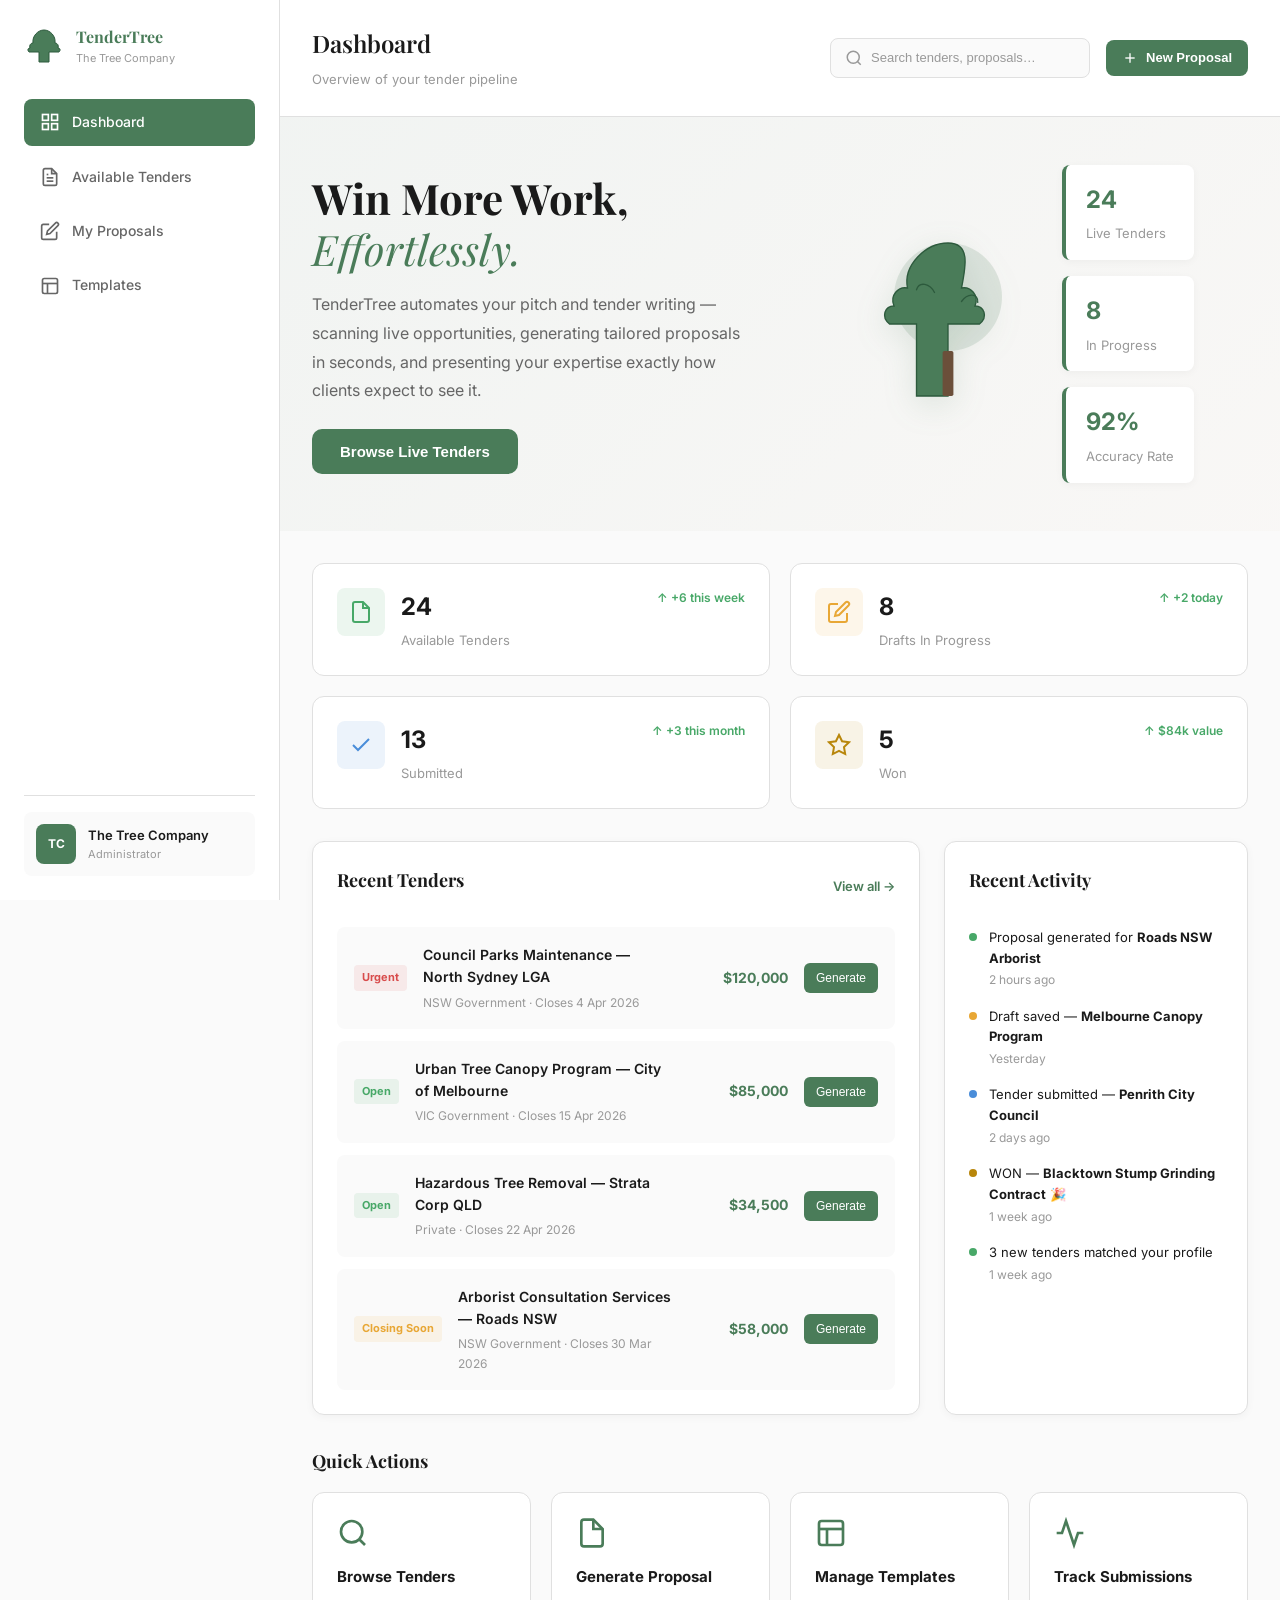
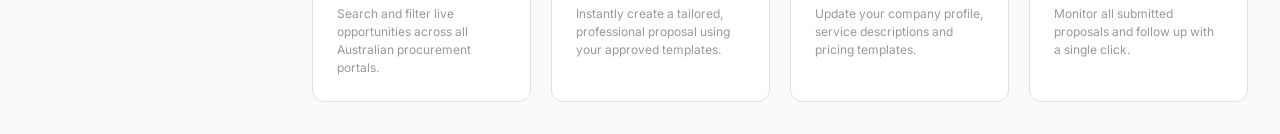
<file: index.html>
<!DOCTYPE html>
<html lang="en">
<head>
  <meta charset="UTF-8" />
  <meta name="viewport" content="width=device-width, initial-scale=1.0" />
  <title>TenderTree — The Tree Company</title>
  <link rel="stylesheet" href="styles.css" />
  <link rel="preconnect" href="https://fonts.googleapis.com" />
  <link href="https://fonts.googleapis.com/css2?family=Playfair+Display:wght@400;600;700&family=Inter:wght@300;400;500;600&display=swap" rel="stylesheet" />
</head>
<body>

  <!-- SIDEBAR NAV -->
  <aside class="sidebar" id="sidebar">
    <div class="sidebar-logo">
      <div class="logo-icon">
        <svg viewBox="0 0 40 40" fill="none" xmlns="http://www.w3.org/2000/svg">
          <path d="M20 4 C14 4 8 10 9 17 C7 17 5 19 6 22 C4 22 3 24 5 26 L15 26 L15 36 L25 36 L25 26 L35 26 C37 24 36 22 34 22 C35 19 33 17 31 17 C32 10 26 4 20 4Z" fill="#4a7c59" stroke="#2d5a3d" stroke-width="1"/>
        </svg>
      </div>
      <div>
        <span class="logo-title">TenderTree</span>
        <span class="logo-sub">The Tree Company</span>
      </div>
    </div>

    <nav class="sidebar-nav">
      <a href="index.html" class="nav-item active" data-page="dashboard">
        <svg viewBox="0 0 24 24" fill="none" stroke="currentColor" stroke-width="2"><rect x="3" y="3" width="7" height="7"/><rect x="14" y="3" width="7" height="7"/><rect x="14" y="14" width="7" height="7"/><rect x="3" y="14" width="7" height="7"/></svg>
        Dashboard
      </a>
      <a href="tenders.html" class="nav-item" data-page="tenders">
        <svg viewBox="0 0 24 24" fill="none" stroke="currentColor" stroke-width="2"><path d="M14 2H6a2 2 0 0 0-2 2v16a2 2 0 0 0 2 2h12a2 2 0 0 0 2-2V8z"/><polyline points="14,2 14,8 20,8"/><line x1="16" y1="13" x2="8" y2="13"/><line x1="16" y1="17" x2="8" y2="17"/><polyline points="10,9 9,9 8,9"/></svg>
        Available Tenders
      </a>
      <a href="proposals.html" class="nav-item" data-page="proposals">
        <svg viewBox="0 0 24 24" fill="none" stroke="currentColor" stroke-width="2"><path d="M11 4H4a2 2 0 0 0-2 2v14a2 2 0 0 0 2 2h14a2 2 0 0 0 2-2v-7"/><path d="M18.5 2.5a2.121 2.121 0 0 1 3 3L12 15l-4 1 1-4 9.5-9.5z"/></svg>
        My Proposals
      </a>
      <a href="templates.html" class="nav-item" data-page="templates">
        <svg viewBox="0 0 24 24" fill="none" stroke="currentColor" stroke-width="2"><rect x="3" y="3" width="18" height="18" rx="2" ry="2"/><line x1="3" y1="9" x2="21" y2="9"/><line x1="9" y1="21" x2="9" y2="9"/></svg>
        Templates
      </a>
    </nav>

    <div class="sidebar-footer">
      <div class="user-pill">
        <div class="user-avatar">TC</div>
        <div class="user-info">
          <span class="user-name">The Tree Company</span>
          <span class="user-role">Administrator</span>
        </div>
      </div>
    </div>
  </aside>

  <!-- MAIN CONTENT -->
  <main class="main-content">

    <!-- TOP BAR -->
    <header class="topbar">
      <div class="topbar-left">
        <h1 class="page-title">Dashboard</h1>
        <span class="page-subtitle">Overview of your tender pipeline</span>
      </div>
      <div class="topbar-right">
        <div class="search-bar">
          <svg viewBox="0 0 24 24" fill="none" stroke="currentColor" stroke-width="2"><circle cx="11" cy="11" r="8"/><line x1="21" y1="21" x2="16.65" y2="16.65"/></svg>
          <input type="text" placeholder="Search tenders, proposals…" />
        </div>
        <button class="btn-primary" onclick="window.location.href='tenders.html'">
          <svg viewBox="0 0 24 24" fill="none" stroke="currentColor" stroke-width="2"><line x1="12" y1="5" x2="12" y2="19"/><line x1="5" y1="12" x2="19" y2="12"/></svg>
          New Proposal
        </button>
      </div>
    </header>

    <!-- HERO BANNER -->
    <section class="hero-banner">
      <div class="hero-content">
        <h2>Win More Work, <em>Effortlessly.</em></h2>
        <p>TenderTree automates your pitch and tender writing — scanning live opportunities, generating tailored proposals in seconds, and presenting your expertise exactly how clients expect to see it.</p>
        <button class="btn-hero" onclick="window.location.href='tenders.html'">Browse Live Tenders</button>
      </div>
      <div class="hero-visual">
        <div class="hero-tree">
          <svg viewBox="0 0 200 220" fill="none" xmlns="http://www.w3.org/2000/svg">
            <ellipse cx="100" cy="80" rx="60" ry="60" fill="#4a7c59" opacity="0.15"/>
            <path d="M100 20 C75 20 50 45 55 70 C45 68 35 78 40 90 C30 90 25 102 35 110 L65 110 L65 190 L100 190 L100 110 L135 110 L135 110 C145 102 140 90 130 90 C135 78 125 68 115 70 C120 45 125 20 100 20Z" fill="#4a7c59" stroke="#2d5a3d" stroke-width="1.5"/>
            <path d="M85 75 C80 65 68 62 65 72" stroke="#2d5a3d" stroke-width="1.5" stroke-linecap="round"/>
            <path d="M115 85 C122 75 134 76 133 86" stroke="#2d5a3d" stroke-width="1.5" stroke-linecap="round"/>
            <rect x="94" y="140" width="12" height="50" fill="#6b4f3a" rx="2"/>
          </svg>
        </div>
        <div class="hero-stats">
          <div class="stat-pill">
            <span class="stat-number">24</span>
            <span class="stat-label">Live Tenders</span>
          </div>
          <div class="stat-pill">
            <span class="stat-number">8</span>
            <span class="stat-label">In Progress</span>
          </div>
          <div class="stat-pill">
            <span class="stat-number">92%</span>
            <span class="stat-label">Accuracy Rate</span>
          </div>
        </div>
      </div>
    </section>

    <!-- STATS ROW -->
    <section class="stats-row">
      <div class="stat-card">
        <div class="stat-icon green">
          <svg viewBox="0 0 24 24" fill="none" stroke="currentColor" stroke-width="2"><path d="M14 2H6a2 2 0 0 0-2 2v16a2 2 0 0 0 2 2h12a2 2 0 0 0 2-2V8z"/><polyline points="14,2 14,8 20,8"/></svg>
        </div>
        <div class="stat-body">
          <span class="stat-val">24</span>
          <span class="stat-lbl">Available Tenders</span>
        </div>
        <div class="stat-trend up">+6 this week</div>
      </div>
      <div class="stat-card">
        <div class="stat-icon amber">
          <svg viewBox="0 0 24 24" fill="none" stroke="currentColor" stroke-width="2"><path d="M11 4H4a2 2 0 0 0-2 2v14a2 2 0 0 0 2 2h14a2 2 0 0 0 2-2v-7"/><path d="M18.5 2.5a2.121 2.121 0 0 1 3 3L12 15l-4 1 1-4 9.5-9.5z"/></svg>
        </div>
        <div class="stat-body">
          <span class="stat-val">8</span>
          <span class="stat-lbl">Drafts In Progress</span>
        </div>
        <div class="stat-trend up">+2 today</div>
      </div>
      <div class="stat-card">
        <div class="stat-icon blue">
          <svg viewBox="0 0 24 24" fill="none" stroke="currentColor" stroke-width="2"><polyline points="20 6 9 17 4 12"/></svg>
        </div>
        <div class="stat-body">
          <span class="stat-val">13</span>
          <span class="stat-lbl">Submitted</span>
        </div>
        <div class="stat-trend up">+3 this month</div>
      </div>
      <div class="stat-card">
        <div class="stat-icon gold">
          <svg viewBox="0 0 24 24" fill="none" stroke="currentColor" stroke-width="2"><polygon points="12 2 15.09 8.26 22 9.27 17 14.14 18.18 21.02 12 17.77 5.82 21.02 7 14.14 2 9.27 8.91 8.26 12 2"/></svg>
        </div>
        <div class="stat-body">
          <span class="stat-val">5</span>
          <span class="stat-lbl">Won</span>
        </div>
        <div class="stat-trend up">$84k value</div>
      </div>
    </section>

    <!-- CONTENT GRID -->
    <div class="content-grid">

      <!-- RECENT TENDERS -->
      <section class="card recent-tenders">
        <div class="card-header">
          <h3>Recent Tenders</h3>
          <a href="tenders.html" class="card-link">View all →</a>
        </div>
        <div class="tender-list">
          <div class="tender-row" onclick="window.location.href='tenders.html'">
            <div class="tender-badge urgent">Urgent</div>
            <div class="tender-info">
              <span class="tender-title">Council Parks Maintenance — North Sydney LGA</span>
              <span class="tender-meta">NSW Government · Closes 4 Apr 2026</span>
            </div>
            <div class="tender-value">$120,000</div>
            <button class="btn-sm" onclick="event.stopPropagation(); window.location.href='generate.html?id=1'">Generate</button>
          </div>
          <div class="tender-row" onclick="window.location.href='tenders.html'">
            <div class="tender-badge open">Open</div>
            <div class="tender-info">
              <span class="tender-title">Urban Tree Canopy Program — City of Melbourne</span>
              <span class="tender-meta">VIC Government · Closes 15 Apr 2026</span>
            </div>
            <div class="tender-value">$85,000</div>
            <button class="btn-sm" onclick="event.stopPropagation(); window.location.href='generate.html?id=2'">Generate</button>
          </div>
          <div class="tender-row" onclick="window.location.href='tenders.html'">
            <div class="tender-badge open">Open</div>
            <div class="tender-info">
              <span class="tender-title">Hazardous Tree Removal — Strata Corp QLD</span>
              <span class="tender-meta">Private · Closes 22 Apr 2026</span>
            </div>
            <div class="tender-value">$34,500</div>
            <button class="btn-sm" onclick="event.stopPropagation(); window.location.href='generate.html?id=3'">Generate</button>
          </div>
          <div class="tender-row" onclick="window.location.href='tenders.html'">
            <div class="tender-badge closing">Closing Soon</div>
            <div class="tender-info">
              <span class="tender-title">Arborist Consultation Services — Roads NSW</span>
              <span class="tender-meta">NSW Government · Closes 30 Mar 2026</span>
            </div>
            <div class="tender-value">$58,000</div>
            <button class="btn-sm" onclick="event.stopPropagation(); window.location.href='generate.html?id=4'">Generate</button>
          </div>
        </div>
      </section>

      <!-- ACTIVITY FEED -->
      <section class="card activity-feed">
        <div class="card-header">
          <h3>Recent Activity</h3>
        </div>
        <div class="activity-list">
          <div class="activity-item">
            <div class="activity-dot green"></div>
            <div class="activity-body">
              <span>Proposal generated for <strong>Roads NSW Arborist</strong></span>
              <span class="activity-time">2 hours ago</span>
            </div>
          </div>
          <div class="activity-item">
            <div class="activity-dot amber"></div>
            <div class="activity-body">
              <span>Draft saved — <strong>Melbourne Canopy Program</strong></span>
              <span class="activity-time">Yesterday</span>
            </div>
          </div>
          <div class="activity-item">
            <div class="activity-dot blue"></div>
            <div class="activity-body">
              <span>Tender submitted — <strong>Penrith City Council</strong></span>
              <span class="activity-time">2 days ago</span>
            </div>
          </div>
          <div class="activity-item">
            <div class="activity-dot gold"></div>
            <div class="activity-body">
              <span>WON — <strong>Blacktown Stump Grinding Contract</strong> 🎉</span>
              <span class="activity-time">1 week ago</span>
            </div>
          </div>
          <div class="activity-item">
            <div class="activity-dot green"></div>
            <div class="activity-body">
              <span>3 new tenders matched your profile</span>
              <span class="activity-time">1 week ago</span>
            </div>
          </div>
        </div>
      </section>

    </div>

    <!-- QUICK ACTIONS -->
    <section class="quick-actions">
      <h3>Quick Actions</h3>
      <div class="actions-grid">
        <a href="tenders.html" class="action-card">
          <svg viewBox="0 0 24 24" fill="none" stroke="currentColor" stroke-width="2"><circle cx="11" cy="11" r="8"/><line x1="21" y1="21" x2="16.65" y2="16.65"/></svg>
          <span>Browse Tenders</span>
          <p>Search and filter live opportunities across all Australian procurement portals.</p>
        </a>
        <a href="generate.html" class="action-card">
          <svg viewBox="0 0 24 24" fill="none" stroke="currentColor" stroke-width="2"><path d="M13 2H6a2 2 0 0 0-2 2v16a2 2 0 0 0 2 2h12a2 2 0 0 0 2-2V9z"/><polyline points="13,2 13,9 20,9"/></svg>
          <span>Generate Proposal</span>
          <p>Instantly create a tailored, professional proposal using your approved templates.</p>
        </a>
        <a href="templates.html" class="action-card">
          <svg viewBox="0 0 24 24" fill="none" stroke="currentColor" stroke-width="2"><rect x="3" y="3" width="18" height="18" rx="2" ry="2"/><line x1="3" y1="9" x2="21" y2="9"/><line x1="9" y1="21" x2="9" y2="9"/></svg>
          <span>Manage Templates</span>
          <p>Update your company profile, service descriptions and pricing templates.</p>
        </a>
        <a href="proposals.html" class="action-card">
          <svg viewBox="0 0 24 24" fill="none" stroke="currentColor" stroke-width="2"><polyline points="22 12 18 12 15 21 9 3 6 12 2 12"/></svg>
          <span>Track Submissions</span>
          <p>Monitor all submitted proposals and follow up with a single click.</p>
        </a>
      </div>
    </section>

  </main>

  <script src="app.js"></script>
</body>
</html>
</file>
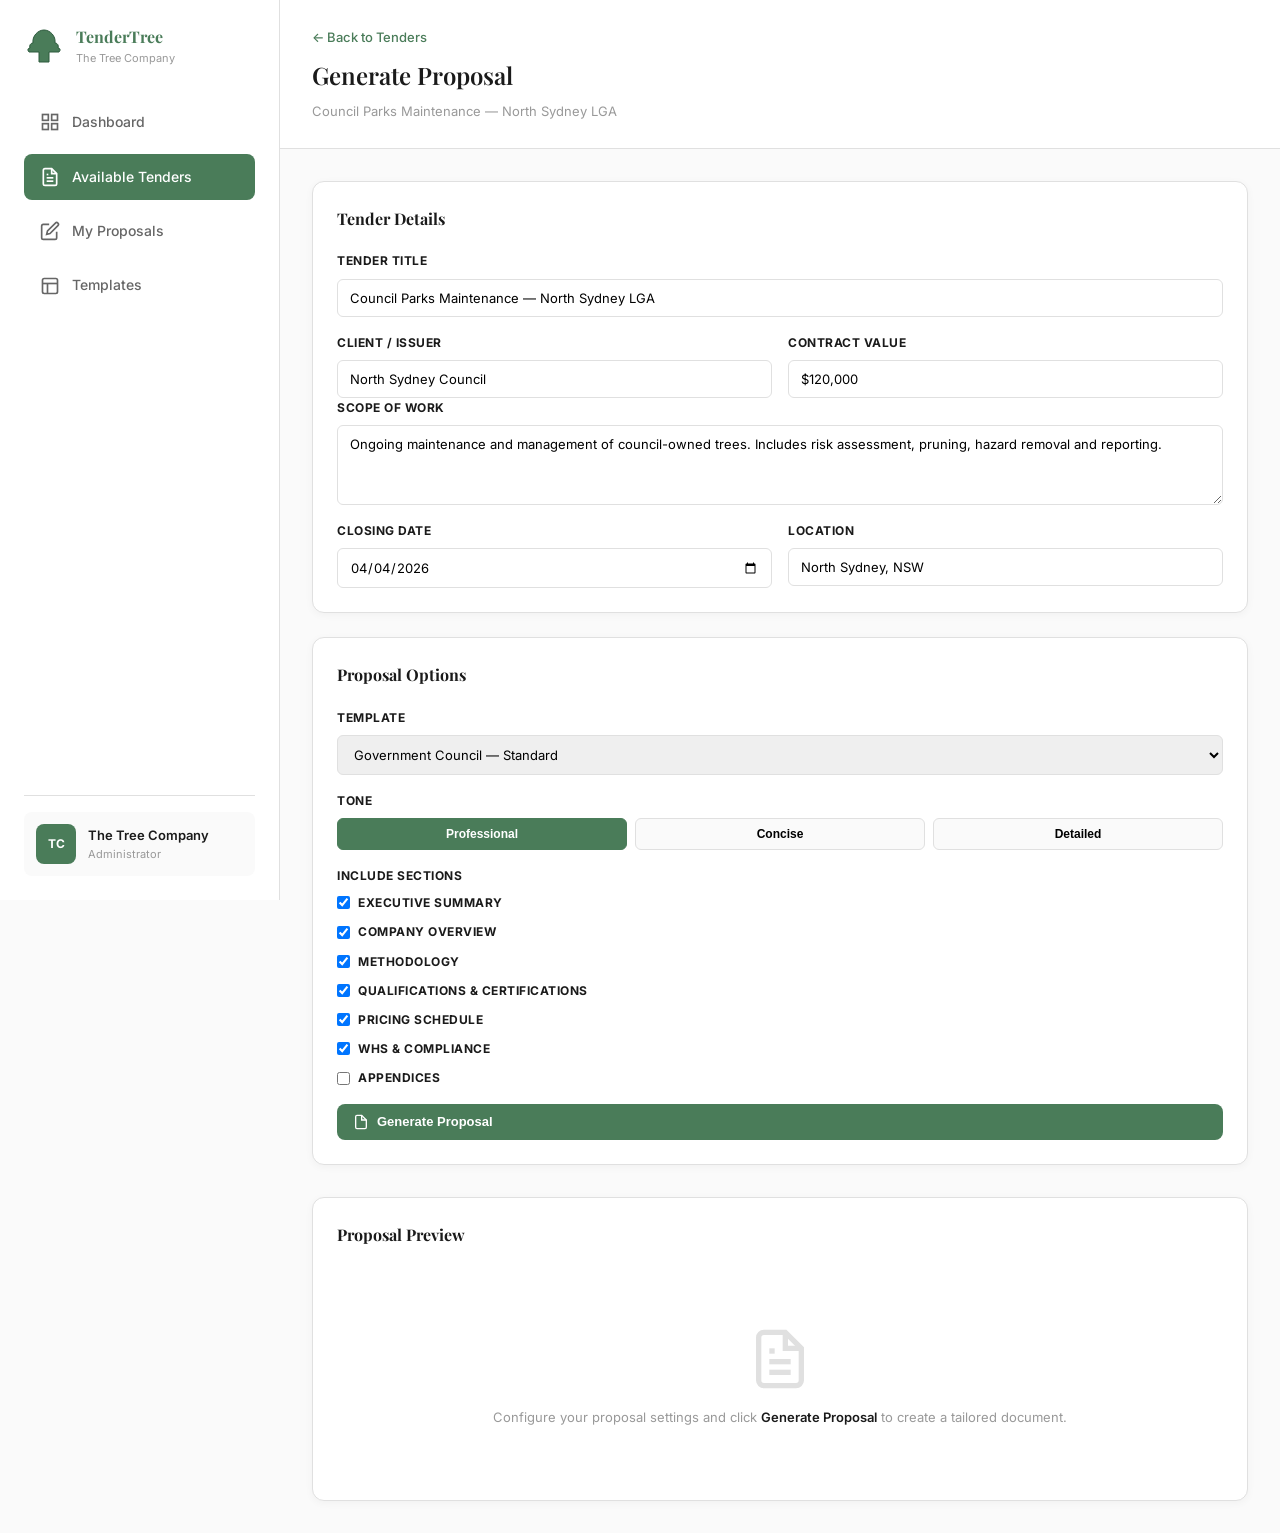
<file: generate.html>
<!DOCTYPE html>
<html lang="en">
<head>
  <meta charset="UTF-8" />
  <meta name="viewport" content="width=device-width, initial-scale=1.0" />
  <title>Generate Proposal — TenderTree</title>
  <link rel="stylesheet" href="styles.css" />
  <link rel="preconnect" href="https://fonts.googleapis.com" />
  <link href="https://fonts.googleapis.com/css2?family=Playfair+Display:wght@400;600;700&family=Inter:wght@300;400;500;600&display=swap" rel="stylesheet" />
</head>
<body>

  <aside class="sidebar" id="sidebar">
    <div class="sidebar-logo">
      <div class="logo-icon">
        <svg viewBox="0 0 40 40" fill="none" xmlns="http://www.w3.org/2000/svg">
          <path d="M20 4 C14 4 8 10 9 17 C7 17 5 19 6 22 C4 22 3 24 5 26 L15 26 L15 36 L25 36 L25 26 L35 26 C37 24 36 22 34 22 C35 19 33 17 31 17 C32 10 26 4 20 4Z" fill="#4a7c59" stroke="#2d5a3d" stroke-width="1"/>
        </svg>
      </div>
      <div>
        <span class="logo-title">TenderTree</span>
        <span class="logo-sub">The Tree Company</span>
      </div>
    </div>
    <nav class="sidebar-nav">
      <a href="index.html" class="nav-item"><svg viewBox="0 0 24 24" fill="none" stroke="currentColor" stroke-width="2"><rect x="3" y="3" width="7" height="7"/><rect x="14" y="3" width="7" height="7"/><rect x="14" y="14" width="7" height="7"/><rect x="3" y="14" width="7" height="7"/></svg>Dashboard</a>
      <a href="tenders.html" class="nav-item active"><svg viewBox="0 0 24 24" fill="none" stroke="currentColor" stroke-width="2"><path d="M14 2H6a2 2 0 0 0-2 2v16a2 2 0 0 0 2 2h12a2 2 0 0 0 2-2V8z"/><polyline points="14,2 14,8 20,8"/><line x1="16" y1="13" x2="8" y2="13"/><line x1="16" y1="17" x2="8" y2="17"/><polyline points="10,9 9,9 8,9"/></svg>Available Tenders</a>
      <a href="proposals.html" class="nav-item"><svg viewBox="0 0 24 24" fill="none" stroke="currentColor" stroke-width="2"><path d="M11 4H4a2 2 0 0 0-2 2v14a2 2 0 0 0 2 2h14a2 2 0 0 0 2-2v-7"/><path d="M18.5 2.5a2.121 2.121 0 0 1 3 3L12 15l-4 1 1-4 9.5-9.5z"/></svg>My Proposals</a>
      <a href="templates.html" class="nav-item"><svg viewBox="0 0 24 24" fill="none" stroke="currentColor" stroke-width="2"><rect x="3" y="3" width="18" height="18" rx="2" ry="2"/><line x1="3" y1="9" x2="21" y2="9"/><line x1="9" y1="21" x2="9" y2="9"/></svg>Templates</a>
    </nav>
    <div class="sidebar-footer">
      <div class="user-pill">
        <div class="user-avatar">TC</div>
        <div class="user-info">
          <span class="user-name">The Tree Company</span>
          <span class="user-role">Administrator</span>
        </div>
      </div>
    </div>
  </aside>

  <main class="main-content">
    <header class="topbar">
      <div class="topbar-left">
        <a href="tenders.html" class="back-link">← Back to Tenders</a>
        <h1 class="page-title">Generate Proposal</h1>
        <span class="page-subtitle" id="tenderNameDisplay">Council Parks Maintenance — North Sydney LGA</span>
      </div>
    </header>

    <!-- TWO-COLUMN LAYOUT -->
    <div class="generate-layout">

      <!-- LEFT: FORM / CONFIG -->
      <div class="gen-left">

        <div class="card gen-card">
          <h3>Tender Details</h3>
          <div class="form-group">
            <label>Tender Title</label>
            <input type="text" class="form-input" id="tenderTitle" value="Council Parks Maintenance — North Sydney LGA" />
          </div>
          <div class="form-row">
            <div class="form-group">
              <label>Client / Issuer</label>
              <input type="text" class="form-input" value="North Sydney Council" />
            </div>
            <div class="form-group">
              <label>Contract Value</label>
              <input type="text" class="form-input" value="$120,000" />
            </div>
          </div>
          <div class="form-group">
            <label>Scope of Work</label>
            <textarea class="form-input form-textarea" rows="3">Ongoing maintenance and management of council-owned trees. Includes risk assessment, pruning, hazard removal and reporting.</textarea>
          </div>
          <div class="form-row">
            <div class="form-group">
              <label>Closing Date</label>
              <input type="date" class="form-input" value="2026-04-04" />
            </div>
            <div class="form-group">
              <label>Location</label>
              <input type="text" class="form-input" value="North Sydney, NSW" />
            </div>
          </div>
        </div>

        <div class="card gen-card">
          <h3>Proposal Options</h3>
          <div class="form-group">
            <label>Template</label>
            <select class="form-input form-select">
              <option>Government Council — Standard</option>
              <option>Government State — Formal</option>
              <option>Private Client — Premium</option>
              <option>Emergency Response — Rapid</option>
            </select>
          </div>
          <div class="form-group">
            <label>Tone</label>
            <div class="tone-pills">
              <button class="tone-pill active">Professional</button>
              <button class="tone-pill">Concise</button>
              <button class="tone-pill">Detailed</button>
            </div>
          </div>
          <div class="form-group">
            <label>Include Sections</label>
            <div class="checkbox-group">
              <label class="checkbox-item"><input type="checkbox" checked /> Executive Summary</label>
              <label class="checkbox-item"><input type="checkbox" checked /> Company Overview</label>
              <label class="checkbox-item"><input type="checkbox" checked /> Methodology</label>
              <label class="checkbox-item"><input type="checkbox" checked /> Qualifications & Certifications</label>
              <label class="checkbox-item"><input type="checkbox" checked /> Pricing Schedule</label>
              <label class="checkbox-item"><input type="checkbox" checked /> WHS &amp; Compliance</label>
              <label class="checkbox-item"><input type="checkbox" /> Appendices</label>
            </div>
          </div>
          <button class="btn-primary btn-full" id="generateBtn" onclick="startGeneration()">
            <svg viewBox="0 0 24 24" fill="none" stroke="currentColor" stroke-width="2"><path d="M13 2H6a2 2 0 0 0-2 2v16a2 2 0 0 0 2 2h12a2 2 0 0 0 2-2V9z"/><polyline points="13,2 13,9 20,9"/></svg>
            Generate Proposal
          </button>
        </div>

      </div>

      <!-- RIGHT: PREVIEW -->
      <div class="gen-right">
        <div class="card preview-card">
          <div class="preview-header">
            <h3>Proposal Preview</h3>
            <div class="preview-actions" id="previewActions" style="display:none">
              <button class="btn-outline" onclick="downloadProposal()">
                <svg viewBox="0 0 24 24" fill="none" stroke="currentColor" stroke-width="2"><path d="M21 15v4a2 2 0 0 1-2 2H5a2 2 0 0 1-2-2v-4"/><polyline points="7 10 12 15 17 10"/><line x1="12" y1="15" x2="12" y2="3"/></svg>
                Download PDF
              </button>
              <button class="btn-primary" onclick="window.location.href='proposals.html'">Save Proposal</button>
            </div>
          </div>

          <!-- EMPTY STATE -->
          <div class="preview-empty" id="previewEmpty">
            <svg viewBox="0 0 24 24" fill="none" stroke="currentColor" stroke-width="2"><path d="M14 2H6a2 2 0 0 0-2 2v16a2 2 0 0 0 2 2h12a2 2 0 0 0 2-2V8z"/><polyline points="14,2 14,8 20,8"/><line x1="16" y1="13" x2="8" y2="13"/><line x1="16" y1="17" x2="8" y2="17"/><polyline points="10,9 9,9 8,9"/></svg>
            <p>Configure your proposal settings and click <strong>Generate Proposal</strong> to create a tailored document.</p>
          </div>

          <!-- GENERATING STATE -->
          <div class="preview-generating" id="previewGenerating" style="display:none">
            <div class="gen-progress">
              <div class="gen-spinner"></div>
              <p id="genStatusText">Analysing tender requirements…</p>
              <div class="progress-bar">
                <div class="progress-fill" id="progressFill"></div>
              </div>
            </div>
          </div>

          <!-- GENERATED PREVIEW -->
          <div class="preview-doc" id="previewDoc" style="display:none">
            <div class="doc-letterhead">
              <div class="doc-logo-area">
                <div class="doc-tree-icon">
                  <svg viewBox="0 0 40 50" fill="none">
                    <path d="M20 3 C14 3 8 8 9 14 C7 14 5 16 6 18 C4 18 3 20 5 22 L13 22 L13 47 L27 47 L27 22 L35 22 C37 20 36 18 34 18 C35 16 33 14 31 14 C32 8 26 3 20 3Z" fill="#4a7c59"/>
                  </svg>
                </div>
                <div>
                  <div class="doc-company-name">The Tree Company</div>
                  <div class="doc-company-sub">Certified Arborists &amp; Tree Management Specialists</div>
                </div>
              </div>
              <div class="doc-meta-right">
                <span>Proposal Ref: TC-2026-041</span>
                <span>Date: 27 March 2026</span>
              </div>
            </div>

            <div class="doc-body">
              <h2 class="doc-title" id="docTenderTitle">Tender Submission — Council Parks Maintenance, North Sydney LGA</h2>
              <p class="doc-client"><strong>Submitted to:</strong> North Sydney Council · Procurement Division</p>

              <div class="doc-section">
                <h4>1. Executive Summary</h4>
                <p>The Tree Company is pleased to submit this tender for the ongoing maintenance and management of council-owned trees across the North Sydney Local Government Area. With over 15 years of specialised arboricultural experience serving local governments across New South Wales, we are ideally positioned to deliver the high standard of care, safety, and compliance this contract demands.</p>
                <p>Our team of ISA-certified arborists, supported by industry-leading equipment and a proven track record with councils including Parramatta City, Hornsby Shire, and Lane Cove, ensures North Sydney Council receives expert, reliable, and professionally documented tree management services.</p>
              </div>

              <div class="doc-section">
                <h4>2. Company Overview</h4>
                <p>The Tree Company is a fully certified, insured arboricultural firm operating across the greater Sydney and NSW regions. Our services span the complete spectrum of tree management, including:</p>
                <ul>
                  <li>Risk assessment and QTRA/VTA reports</li>
                  <li>Scheduled pruning and canopy management</li>
                  <li>Hazardous tree removal and emergency response</li>
                  <li>Stump grinding and site rehabilitation</li>
                  <li>Development application arborist reports</li>
                </ul>
              </div>

              <div class="doc-section">
                <h4>3. Methodology &amp; Service Delivery</h4>
                <p>Our service delivery model is built on a proactive inspection schedule, real-time digital reporting, and a dedicated council liaison officer for all North Sydney engagements. Each tree will be assessed against AS 4373-2007 and relevant council tree management policies, with all works documented via our digital field management system.</p>
              </div>

              <div class="doc-section">
                <h4>4. Qualifications &amp; Certifications</h4>
                <div class="cert-grid">
                  <div class="cert-item">ISA Certified Arborist</div>
                  <div class="cert-item">AQF Level 3 Arboriculture</div>
                  <div class="cert-item">$20M Public Liability</div>
                  <div class="cert-item">WorkCover NSW Compliant</div>
                  <div class="cert-item">WSAA Tree Data Standards</div>
                  <div class="cert-item">ISO 9001:2015 Quality</div>
                </div>
              </div>

              <div class="doc-section pricing-section">
                <h4>5. Indicative Pricing Schedule</h4>
                <table class="pricing-table">
                  <thead><tr><th>Service</th><th>Unit</th><th>Rate (ex GST)</th></tr></thead>
                  <tbody>
                    <tr><td>Routine Pruning (small)</td><td>Per tree</td><td>$280</td></tr>
                    <tr><td>Routine Pruning (large)</td><td>Per tree</td><td>$480</td></tr>
                    <tr><td>Risk Assessment / Report</td><td>Per tree</td><td>$95</td></tr>
                    <tr><td>Tree Removal (to 10m)</td><td>Per tree</td><td>$850</td></tr>
                    <tr><td>Stump Grinding</td><td>Per stump</td><td>$220</td></tr>
                    <tr><td>Emergency Response</td><td>Per hour</td><td>$195</td></tr>
                  </tbody>
                </table>
              </div>
            </div>

            <div class="doc-footer-strip">
              <span>The Tree Company · ABN 00 000 000 000</span>
              <span>info@thetreecompany.com.au</span>
              <span>Confidential Tender Submission</span>
            </div>
          </div>

        </div>
      </div>

    </div>
  </main>

  <script src="app.js"></script>
</body>
</html>
</file>
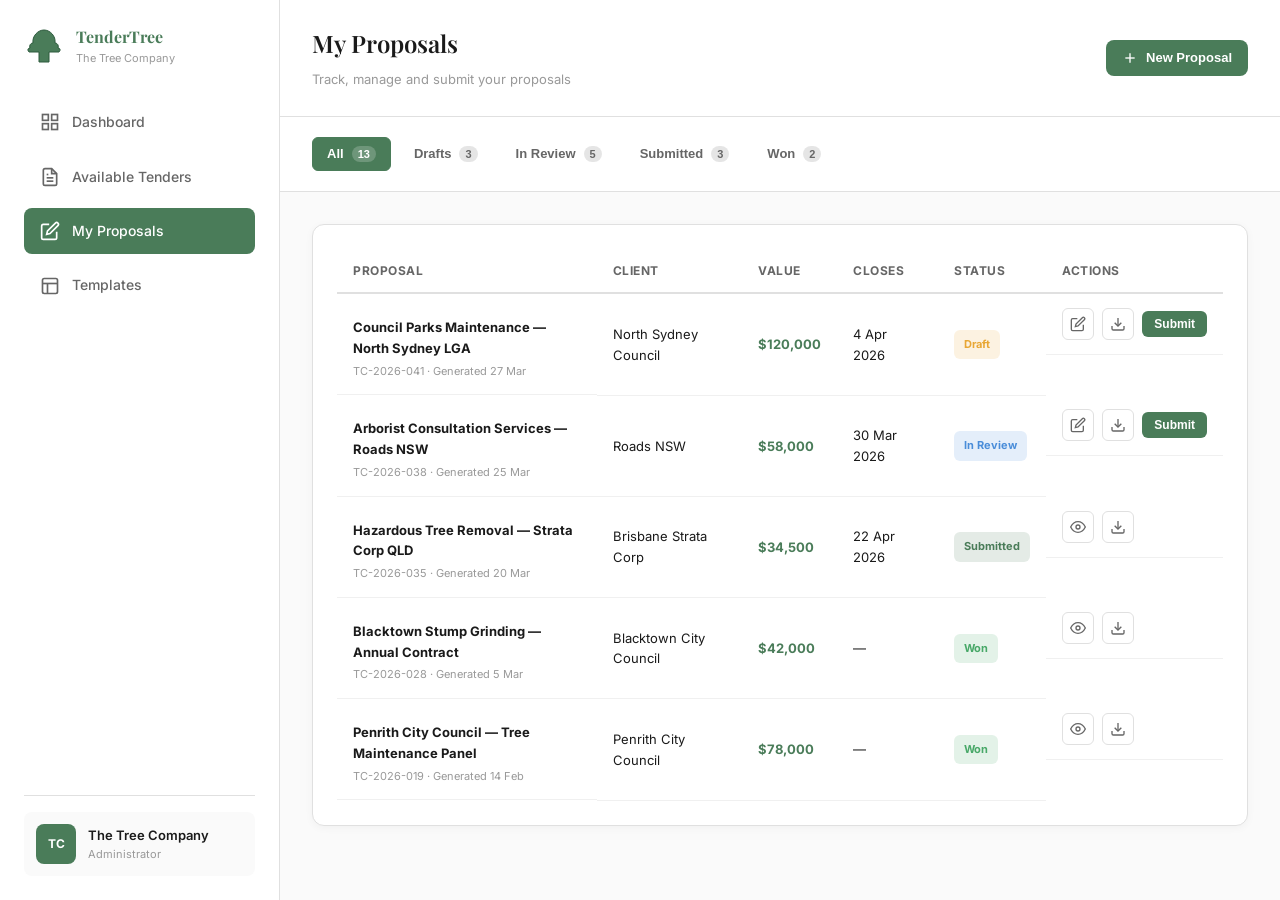
<file: proposals.html>
<!DOCTYPE html>
<html lang="en">
<head>
  <meta charset="UTF-8" />
  <meta name="viewport" content="width=device-width, initial-scale=1.0" />
  <title>My Proposals — TenderTree</title>
  <link rel="stylesheet" href="styles.css" />
  <link rel="preconnect" href="https://fonts.googleapis.com" />
  <link href="https://fonts.googleapis.com/css2?family=Playfair+Display:wght@400;600;700&family=Inter:wght@300;400;500;600&display=swap" rel="stylesheet" />
</head>
<body>

  <aside class="sidebar" id="sidebar">
    <div class="sidebar-logo">
      <div class="logo-icon">
        <svg viewBox="0 0 40 40" fill="none" xmlns="http://www.w3.org/2000/svg">
          <path d="M20 4 C14 4 8 10 9 17 C7 17 5 19 6 22 C4 22 3 24 5 26 L15 26 L15 36 L25 36 L25 26 L35 26 C37 24 36 22 34 22 C35 19 33 17 31 17 C32 10 26 4 20 4Z" fill="#4a7c59" stroke="#2d5a3d" stroke-width="1"/>
        </svg>
      </div>
      <div>
        <span class="logo-title">TenderTree</span>
        <span class="logo-sub">The Tree Company</span>
      </div>
    </div>
    <nav class="sidebar-nav">
      <a href="index.html" class="nav-item"><svg viewBox="0 0 24 24" fill="none" stroke="currentColor" stroke-width="2"><rect x="3" y="3" width="7" height="7"/><rect x="14" y="3" width="7" height="7"/><rect x="14" y="14" width="7" height="7"/><rect x="3" y="14" width="7" height="7"/></svg>Dashboard</a>
      <a href="tenders.html" class="nav-item"><svg viewBox="0 0 24 24" fill="none" stroke="currentColor" stroke-width="2"><path d="M14 2H6a2 2 0 0 0-2 2v16a2 2 0 0 0 2 2h12a2 2 0 0 0 2-2V8z"/><polyline points="14,2 14,8 20,8"/><line x1="16" y1="13" x2="8" y2="13"/><line x1="16" y1="17" x2="8" y2="17"/><polyline points="10,9 9,9 8,9"/></svg>Available Tenders</a>
      <a href="proposals.html" class="nav-item active"><svg viewBox="0 0 24 24" fill="none" stroke="currentColor" stroke-width="2"><path d="M11 4H4a2 2 0 0 0-2 2v14a2 2 0 0 0 2 2h14a2 2 0 0 0 2-2v-7"/><path d="M18.5 2.5a2.121 2.121 0 0 1 3 3L12 15l-4 1 1-4 9.5-9.5z"/></svg>My Proposals</a>
      <a href="templates.html" class="nav-item"><svg viewBox="0 0 24 24" fill="none" stroke="currentColor" stroke-width="2"><rect x="3" y="3" width="18" height="18" rx="2" ry="2"/><line x1="3" y1="9" x2="21" y2="9"/><line x1="9" y1="21" x2="9" y2="9"/></svg>Templates</a>
    </nav>
    <div class="sidebar-footer">
      <div class="user-pill">
        <div class="user-avatar">TC</div>
        <div class="user-info">
          <span class="user-name">The Tree Company</span>
          <span class="user-role">Administrator</span>
        </div>
      </div>
    </div>
  </aside>

  <main class="main-content">
    <header class="topbar">
      <div class="topbar-left">
        <h1 class="page-title">My Proposals</h1>
        <span class="page-subtitle">Track, manage and submit your proposals</span>
      </div>
      <div class="topbar-right">
        <button class="btn-primary" onclick="window.location.href='tenders.html'">
          <svg viewBox="0 0 24 24" fill="none" stroke="currentColor" stroke-width="2"><line x1="12" y1="5" x2="12" y2="19"/><line x1="5" y1="12" x2="19" y2="12"/></svg>
          New Proposal
        </button>
      </div>
    </header>

    <!-- PIPELINE TABS -->
    <div class="pipeline-tabs">
      <button class="p-tab active" onclick="setPTab('all', this)">All <span class="tab-count">13</span></button>
      <button class="p-tab" onclick="setPTab('draft', this)">Drafts <span class="tab-count">3</span></button>
      <button class="p-tab" onclick="setPTab('review', this)">In Review <span class="tab-count">5</span></button>
      <button class="p-tab" onclick="setPTab('submitted', this)">Submitted <span class="tab-count">3</span></button>
      <button class="p-tab" onclick="setPTab('won', this)">Won <span class="tab-count">2</span></button>
    </div>

    <!-- PROPOSALS TABLE -->
    <div class="card proposals-table-card">
      <table class="proposals-table">
        <thead>
          <tr>
            <th>Proposal</th>
            <th>Client</th>
            <th>Value</th>
            <th>Closes</th>
            <th>Status</th>
            <th>Actions</th>
          </tr>
        </thead>
        <tbody>
          <tr class="prop-row" data-status="draft">
            <td class="prop-name">
              <span class="prop-title">Council Parks Maintenance — North Sydney LGA</span>
              <span class="prop-ref">TC-2026-041 · Generated 27 Mar</span>
            </td>
            <td>North Sydney Council</td>
            <td class="prop-val">$120,000</td>
            <td>4 Apr 2026</td>
            <td><span class="status-badge draft">Draft</span></td>
            <td class="prop-actions">
              <button class="icon-btn" title="Edit" onclick="window.location.href='generate.html?id=1'"><svg viewBox="0 0 24 24" fill="none" stroke="currentColor" stroke-width="2"><path d="M11 4H4a2 2 0 0 0-2 2v14a2 2 0 0 0 2 2h14a2 2 0 0 0 2-2v-7"/><path d="M18.5 2.5a2.121 2.121 0 0 1 3 3L12 15l-4 1 1-4 9.5-9.5z"/></svg></button>
              <button class="icon-btn" title="Download"><svg viewBox="0 0 24 24" fill="none" stroke="currentColor" stroke-width="2"><path d="M21 15v4a2 2 0 0 1-2 2H5a2 2 0 0 1-2-2v-4"/><polyline points="7 10 12 15 17 10"/><line x1="12" y1="15" x2="12" y2="3"/></svg></button>
              <button class="btn-submit-sm" onclick="markSubmitted(this)">Submit</button>
            </td>
          </tr>
          <tr class="prop-row" data-status="review">
            <td class="prop-name">
              <span class="prop-title">Arborist Consultation Services — Roads NSW</span>
              <span class="prop-ref">TC-2026-038 · Generated 25 Mar</span>
            </td>
            <td>Roads NSW</td>
            <td class="prop-val">$58,000</td>
            <td>30 Mar 2026</td>
            <td><span class="status-badge review">In Review</span></td>
            <td class="prop-actions">
              <button class="icon-btn" title="Edit"><svg viewBox="0 0 24 24" fill="none" stroke="currentColor" stroke-width="2"><path d="M11 4H4a2 2 0 0 0-2 2v14a2 2 0 0 0 2 2h14a2 2 0 0 0 2-2v-7"/><path d="M18.5 2.5a2.121 2.121 0 0 1 3 3L12 15l-4 1 1-4 9.5-9.5z"/></svg></button>
              <button class="icon-btn" title="Download"><svg viewBox="0 0 24 24" fill="none" stroke="currentColor" stroke-width="2"><path d="M21 15v4a2 2 0 0 1-2 2H5a2 2 0 0 1-2-2v-4"/><polyline points="7 10 12 15 17 10"/><line x1="12" y1="15" x2="12" y2="3"/></svg></button>
              <button class="btn-submit-sm" onclick="markSubmitted(this)">Submit</button>
            </td>
          </tr>
          <tr class="prop-row" data-status="submitted">
            <td class="prop-name">
              <span class="prop-title">Hazardous Tree Removal — Strata Corp QLD</span>
              <span class="prop-ref">TC-2026-035 · Generated 20 Mar</span>
            </td>
            <td>Brisbane Strata Corp</td>
            <td class="prop-val">$34,500</td>
            <td>22 Apr 2026</td>
            <td><span class="status-badge submitted">Submitted</span></td>
            <td class="prop-actions">
              <button class="icon-btn" title="View"><svg viewBox="0 0 24 24" fill="none" stroke="currentColor" stroke-width="2"><path d="M1 12s4-8 11-8 11 8 11 8-4 8-11 8-11-8-11-8z"/><circle cx="12" cy="12" r="3"/></svg></button>
              <button class="icon-btn" title="Download"><svg viewBox="0 0 24 24" fill="none" stroke="currentColor" stroke-width="2"><path d="M21 15v4a2 2 0 0 1-2 2H5a2 2 0 0 1-2-2v-4"/><polyline points="7 10 12 15 17 10"/><line x1="12" y1="15" x2="12" y2="3"/></svg></button>
            </td>
          </tr>
          <tr class="prop-row" data-status="won">
            <td class="prop-name">
              <span class="prop-title">Blacktown Stump Grinding — Annual Contract</span>
              <span class="prop-ref">TC-2026-028 · Generated 5 Mar</span>
            </td>
            <td>Blacktown City Council</td>
            <td class="prop-val">$42,000</td>
            <td>—</td>
            <td><span class="status-badge won">Won</span></td>
            <td class="prop-actions">
              <button class="icon-btn" title="View"><svg viewBox="0 0 24 24" fill="none" stroke="currentColor" stroke-width="2"><path d="M1 12s4-8 11-8 11 8 11 8-4 8-11 8-11-8-11-8z"/><circle cx="12" cy="12" r="3"/></svg></button>
              <button class="icon-btn" title="Download"><svg viewBox="0 0 24 24" fill="none" stroke="currentColor" stroke-width="2"><path d="M21 15v4a2 2 0 0 1-2 2H5a2 2 0 0 1-2-2v-4"/><polyline points="7 10 12 15 17 10"/><line x1="12" y1="15" x2="12" y2="3"/></svg></button>
            </td>
          </tr>
          <tr class="prop-row" data-status="won">
            <td class="prop-name">
              <span class="prop-title">Penrith City Council — Tree Maintenance Panel</span>
              <span class="prop-ref">TC-2026-019 · Generated 14 Feb</span>
            </td>
            <td>Penrith City Council</td>
            <td class="prop-val">$78,000</td>
            <td>—</td>
            <td><span class="status-badge won">Won</span></td>
            <td class="prop-actions">
              <button class="icon-btn" title="View"><svg viewBox="0 0 24 24" fill="none" stroke="currentColor" stroke-width="2"><path d="M1 12s4-8 11-8 11 8 11 8-4 8-11 8-11-8-11-8z"/><circle cx="12" cy="12" r="3"/></svg></button>
              <button class="icon-btn" title="Download"><svg viewBox="0 0 24 24" fill="none" stroke="currentColor" stroke-width="2"><path d="M21 15v4a2 2 0 0 1-2 2H5a2 2 0 0 1-2-2v-4"/><polyline points="7 10 12 15 17 10"/><line x1="12" y1="15" x2="12" y2="3"/></svg></button>
            </td>
          </tr>
        </tbody>
      </table>
    </div>

  </main>

  <script src="app.js"></script>
</body>
</html>
</file>
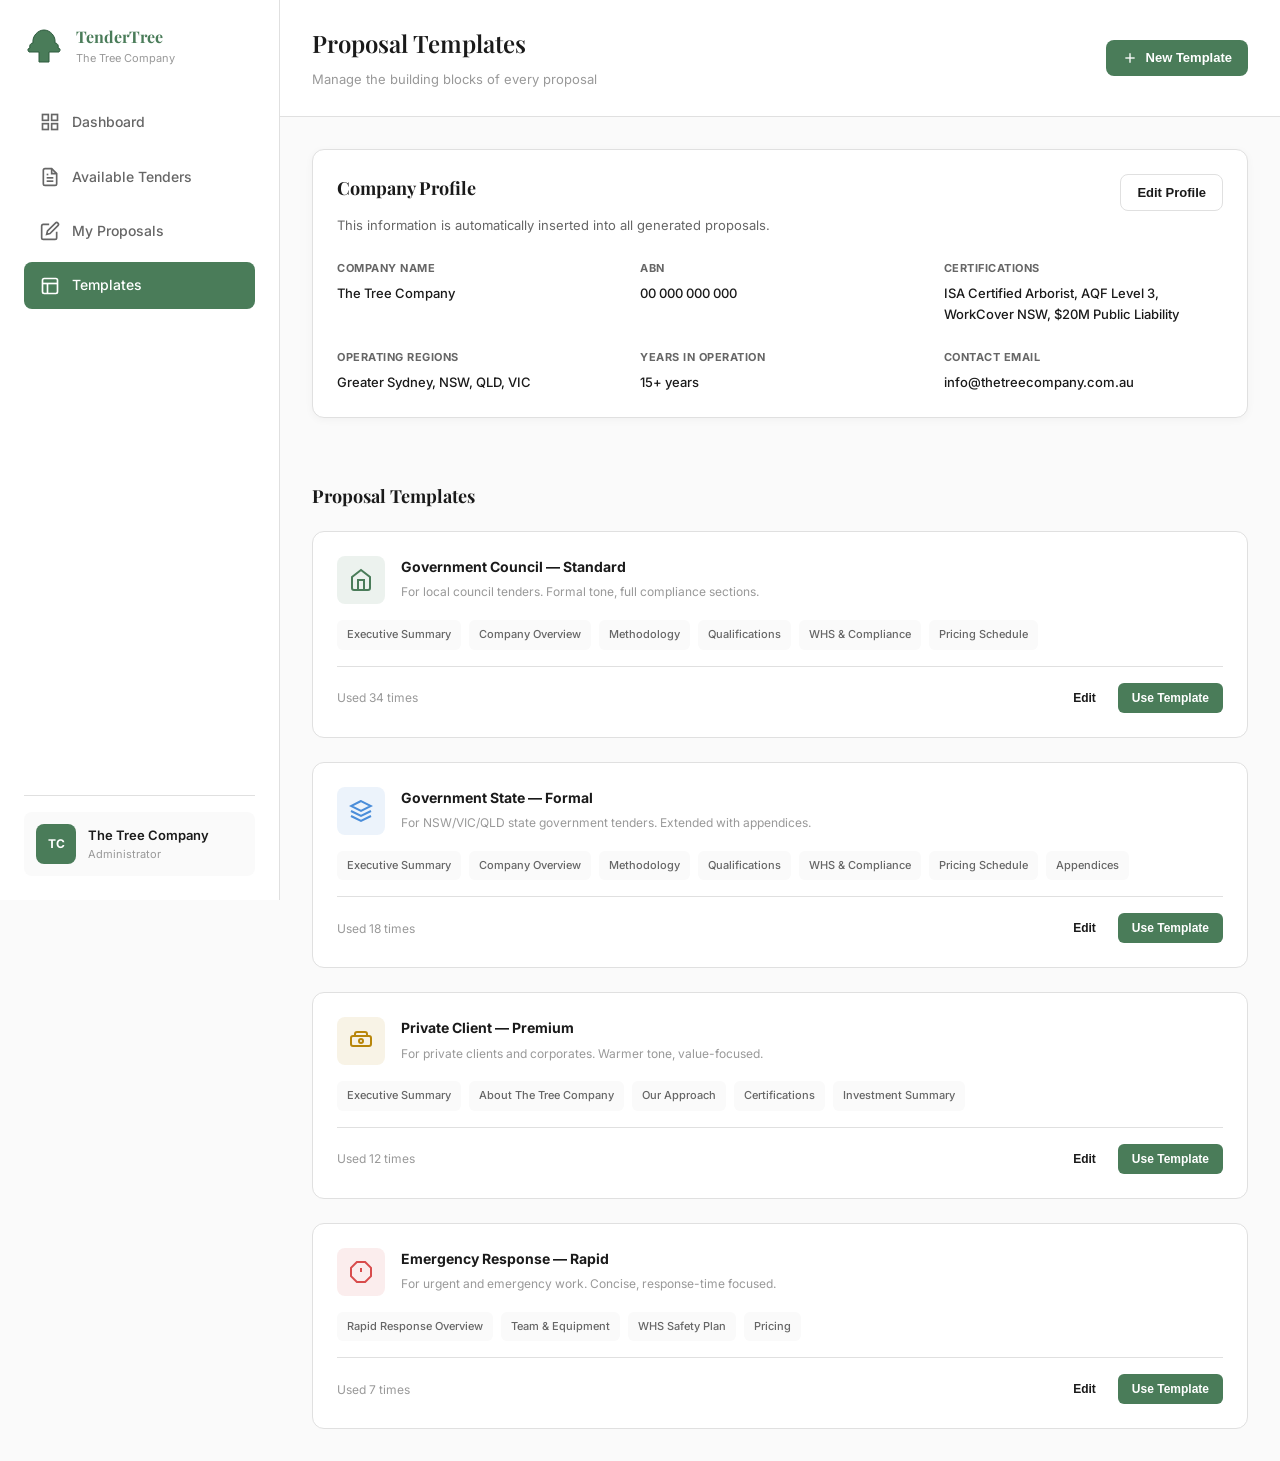
<file: templates.html>
<!DOCTYPE html>
<html lang="en">
<head>
  <meta charset="UTF-8" />
  <meta name="viewport" content="width=device-width, initial-scale=1.0" />
  <title>Templates — TenderTree</title>
  <link rel="stylesheet" href="styles.css" />
  <link rel="preconnect" href="https://fonts.googleapis.com" />
  <link href="https://fonts.googleapis.com/css2?family=Playfair+Display:wght@400;600;700&family=Inter:wght@300;400;500;600&display=swap" rel="stylesheet" />
</head>
<body>

  <aside class="sidebar" id="sidebar">
    <div class="sidebar-logo">
      <div class="logo-icon">
        <svg viewBox="0 0 40 40" fill="none" xmlns="http://www.w3.org/2000/svg">
          <path d="M20 4 C14 4 8 10 9 17 C7 17 5 19 6 22 C4 22 3 24 5 26 L15 26 L15 36 L25 36 L25 26 L35 26 C37 24 36 22 34 22 C35 19 33 17 31 17 C32 10 26 4 20 4Z" fill="#4a7c59" stroke="#2d5a3d" stroke-width="1"/>
        </svg>
      </div>
      <div>
        <span class="logo-title">TenderTree</span>
        <span class="logo-sub">The Tree Company</span>
      </div>
    </div>
    <nav class="sidebar-nav">
      <a href="index.html" class="nav-item"><svg viewBox="0 0 24 24" fill="none" stroke="currentColor" stroke-width="2"><rect x="3" y="3" width="7" height="7"/><rect x="14" y="3" width="7" height="7"/><rect x="14" y="14" width="7" height="7"/><rect x="3" y="14" width="7" height="7"/></svg>Dashboard</a>
      <a href="tenders.html" class="nav-item"><svg viewBox="0 0 24 24" fill="none" stroke="currentColor" stroke-width="2"><path d="M14 2H6a2 2 0 0 0-2 2v16a2 2 0 0 0 2 2h12a2 2 0 0 0 2-2V8z"/><polyline points="14,2 14,8 20,8"/><line x1="16" y1="13" x2="8" y2="13"/><line x1="16" y1="17" x2="8" y2="17"/><polyline points="10,9 9,9 8,9"/></svg>Available Tenders</a>
      <a href="proposals.html" class="nav-item"><svg viewBox="0 0 24 24" fill="none" stroke="currentColor" stroke-width="2"><path d="M11 4H4a2 2 0 0 0-2 2v14a2 2 0 0 0 2 2h14a2 2 0 0 0 2-2v-7"/><path d="M18.5 2.5a2.121 2.121 0 0 1 3 3L12 15l-4 1 1-4 9.5-9.5z"/></svg>My Proposals</a>
      <a href="templates.html" class="nav-item active"><svg viewBox="0 0 24 24" fill="none" stroke="currentColor" stroke-width="2"><rect x="3" y="3" width="18" height="18" rx="2" ry="2"/><line x1="3" y1="9" x2="21" y2="9"/><line x1="9" y1="21" x2="9" y2="9"/></svg>Templates</a>
    </nav>
    <div class="sidebar-footer">
      <div class="user-pill">
        <div class="user-avatar">TC</div>
        <div class="user-info">
          <span class="user-name">The Tree Company</span>
          <span class="user-role">Administrator</span>
        </div>
      </div>
    </div>
  </aside>

  <main class="main-content">
    <header class="topbar">
      <div class="topbar-left">
        <h1 class="page-title">Proposal Templates</h1>
        <span class="page-subtitle">Manage the building blocks of every proposal</span>
      </div>
      <div class="topbar-right">
        <button class="btn-primary">
          <svg viewBox="0 0 24 24" fill="none" stroke="currentColor" stroke-width="2"><line x1="12" y1="5" x2="12" y2="19"/><line x1="5" y1="12" x2="19" y2="12"/></svg>
          New Template
        </button>
      </div>
    </header>

    <!-- COMPANY PROFILE CARD -->
    <div class="card template-profile-card">
      <div class="tp-header">
        <div>
          <h3>Company Profile</h3>
          <p class="tp-sub">This information is automatically inserted into all generated proposals.</p>
        </div>
        <button class="btn-outline" onclick="toggleEditProfile()">Edit Profile</button>
      </div>
      <div class="tp-fields" id="profileFields">
        <div class="tp-field"><span class="tp-label">Company Name</span><span class="tp-value">The Tree Company</span></div>
        <div class="tp-field"><span class="tp-label">ABN</span><span class="tp-value">00 000 000 000</span></div>
        <div class="tp-field"><span class="tp-label">Certifications</span><span class="tp-value">ISA Certified Arborist, AQF Level 3, WorkCover NSW, $20M Public Liability</span></div>
        <div class="tp-field"><span class="tp-label">Operating Regions</span><span class="tp-value">Greater Sydney, NSW, QLD, VIC</span></div>
        <div class="tp-field"><span class="tp-label">Years in Operation</span><span class="tp-value">15+ years</span></div>
        <div class="tp-field"><span class="tp-label">Contact Email</span><span class="tp-value">info@thetreecompany.com.au</span></div>
      </div>
    </div>

    <!-- TEMPLATE CARDS -->
    <h3 class="section-heading">Proposal Templates</h3>
    <div class="templates-grid">

      <div class="template-card">
        <div class="tc-top">
          <div class="template-icon govt-icon">
            <svg viewBox="0 0 24 24" fill="none" stroke="currentColor" stroke-width="2"><path d="M3 9l9-7 9 7v11a2 2 0 0 1-2 2H5a2 2 0 0 1-2-2z"/><polyline points="9 22 9 12 15 12 15 22"/></svg>
          </div>
          <div class="template-meta">
            <span class="template-name">Government Council — Standard</span>
            <span class="template-desc">For local council tenders. Formal tone, full compliance sections.</span>
          </div>
        </div>
        <div class="template-sections">
          <span>Executive Summary</span>
          <span>Company Overview</span>
          <span>Methodology</span>
          <span>Qualifications</span>
          <span>WHS &amp; Compliance</span>
          <span>Pricing Schedule</span>
        </div>
        <div class="template-footer">
          <span class="template-uses">Used 34 times</span>
          <div>
            <button class="btn-outline btn-sm-t">Edit</button>
            <button class="btn-primary btn-sm-t" onclick="window.location.href='generate.html'">Use Template</button>
          </div>
        </div>
      </div>

      <div class="template-card">
        <div class="tc-top">
          <div class="template-icon state-icon">
            <svg viewBox="0 0 24 24" fill="none" stroke="currentColor" stroke-width="2"><polygon points="12 2 2 7 12 12 22 7 12 2"/><polyline points="2 17 12 22 22 17"/><polyline points="2 12 12 17 22 12"/></svg>
          </div>
          <div class="template-meta">
            <span class="template-name">Government State — Formal</span>
            <span class="template-desc">For NSW/VIC/QLD state government tenders. Extended with appendices.</span>
          </div>
        </div>
        <div class="template-sections">
          <span>Executive Summary</span>
          <span>Company Overview</span>
          <span>Methodology</span>
          <span>Qualifications</span>
          <span>WHS &amp; Compliance</span>
          <span>Pricing Schedule</span>
          <span>Appendices</span>
        </div>
        <div class="template-footer">
          <span class="template-uses">Used 18 times</span>
          <div>
            <button class="btn-outline btn-sm-t">Edit</button>
            <button class="btn-primary btn-sm-t" onclick="window.location.href='generate.html'">Use Template</button>
          </div>
        </div>
      </div>

      <div class="template-card">
        <div class="tc-top">
          <div class="template-icon private-icon">
            <svg viewBox="0 0 24 24" fill="none" stroke="currentColor" stroke-width="2"><path d="M20 7H4a2 2 0 0 0-2 2v6a2 2 0 0 0 2 2h16a2 2 0 0 0 2-2V9a2 2 0 0 0-2-2z"/><circle cx="12" cy="12" r="2"/><path d="M6 7V5a2 2 0 0 1 2-2h8a2 2 0 0 1 2 2v2"/></svg>
          </div>
          <div class="template-meta">
            <span class="template-name">Private Client — Premium</span>
            <span class="template-desc">For private clients and corporates. Warmer tone, value-focused.</span>
          </div>
        </div>
        <div class="template-sections">
          <span>Executive Summary</span>
          <span>About The Tree Company</span>
          <span>Our Approach</span>
          <span>Certifications</span>
          <span>Investment Summary</span>
        </div>
        <div class="template-footer">
          <span class="template-uses">Used 12 times</span>
          <div>
            <button class="btn-outline btn-sm-t">Edit</button>
            <button class="btn-primary btn-sm-t" onclick="window.location.href='generate.html'">Use Template</button>
          </div>
        </div>
      </div>

      <div class="template-card">
        <div class="tc-top">
          <div class="template-icon emergency-icon">
            <svg viewBox="0 0 24 24" fill="none" stroke="currentColor" stroke-width="2"><polygon points="7.86 2 16.14 2 22 7.86 22 16.14 16.14 22 7.86 22 2 16.14 2 7.86 7.86 2"/><line x1="12" y1="8" x2="12" y2="12"/><line x1="12" y1="16" x2="12.01" y2="16"/></svg>
          </div>
          <div class="template-meta">
            <span class="template-name">Emergency Response — Rapid</span>
            <span class="template-desc">For urgent and emergency work. Concise, response-time focused.</span>
          </div>
        </div>
        <div class="template-sections">
          <span>Rapid Response Overview</span>
          <span>Team &amp; Equipment</span>
          <span>WHS Safety Plan</span>
          <span>Pricing</span>
        </div>
        <div class="template-footer">
          <span class="template-uses">Used 7 times</span>
          <div>
            <button class="btn-outline btn-sm-t">Edit</button>
            <button class="btn-primary btn-sm-t" onclick="window.location.href='generate.html'">Use Template</button>
          </div>
        </div>
      </div>

    </div>
  </main>

  <script src="app.js"></script>
</body>
</html>
</file>
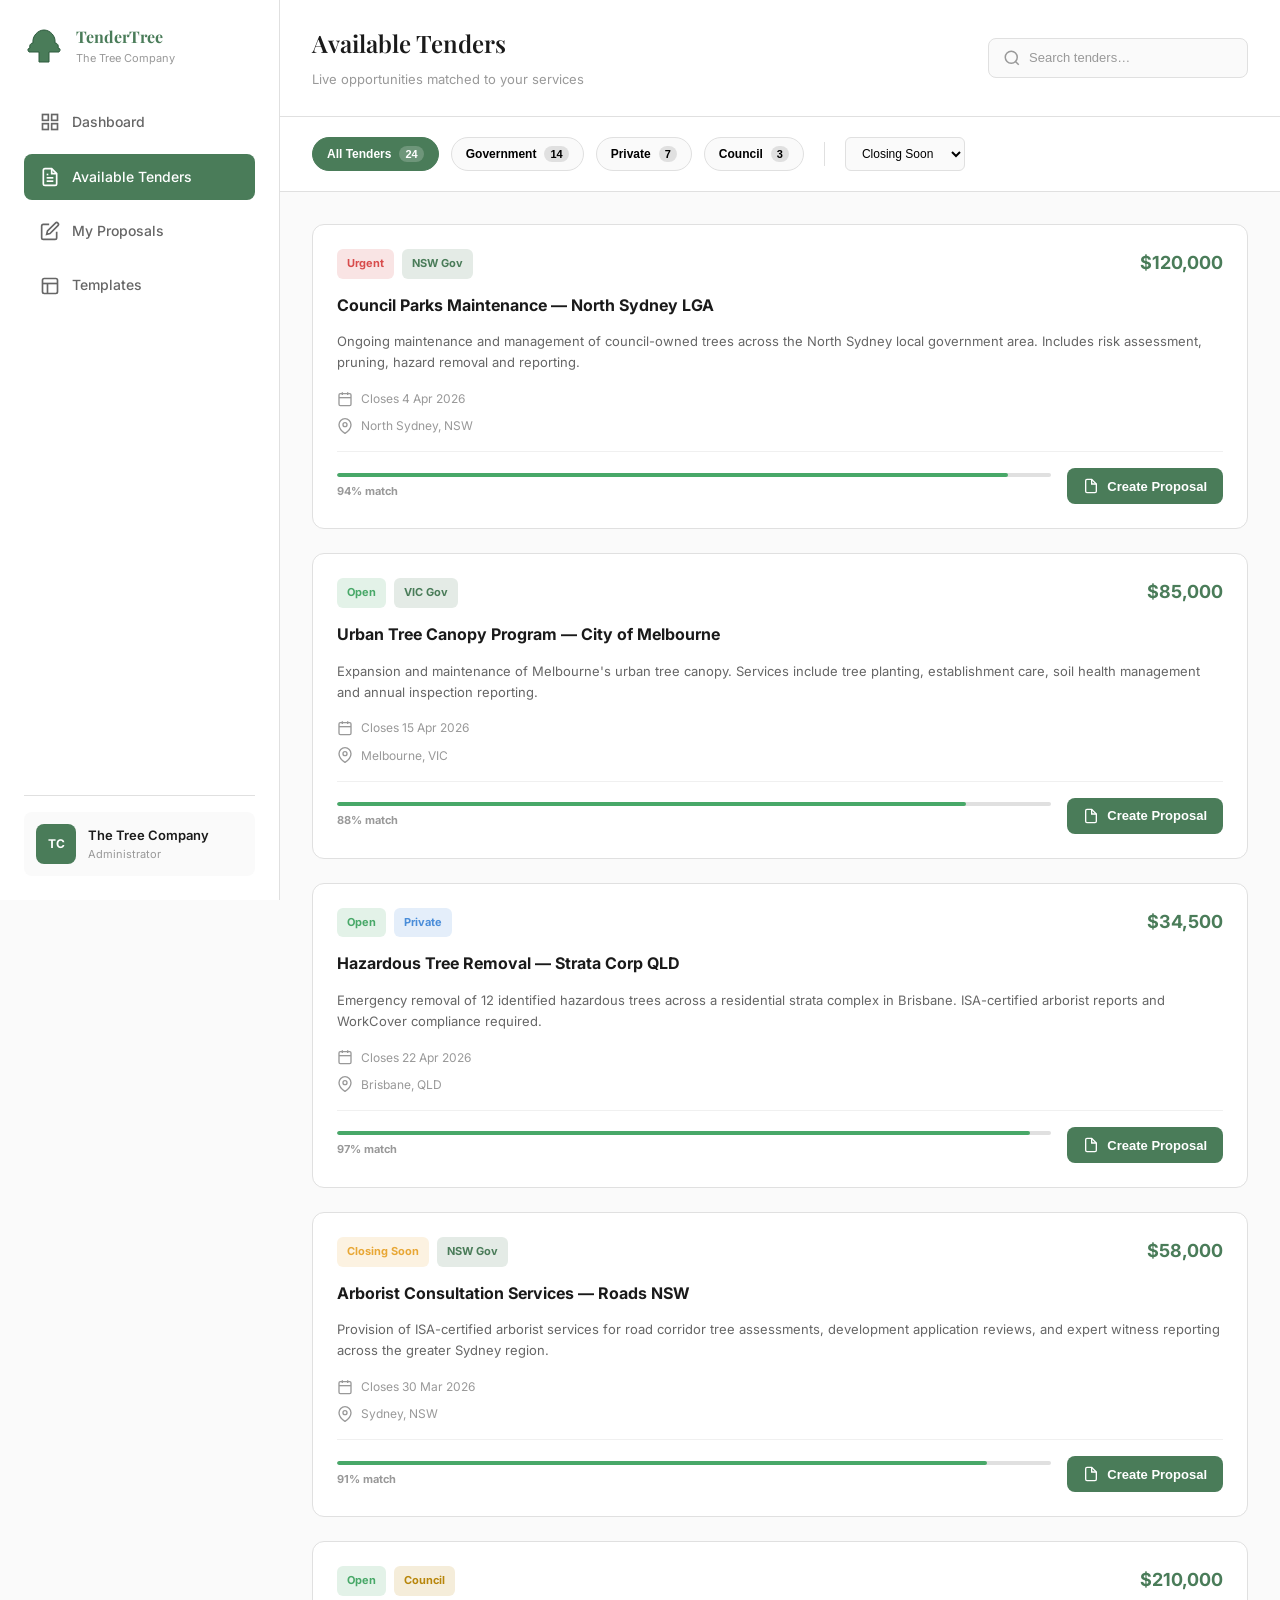
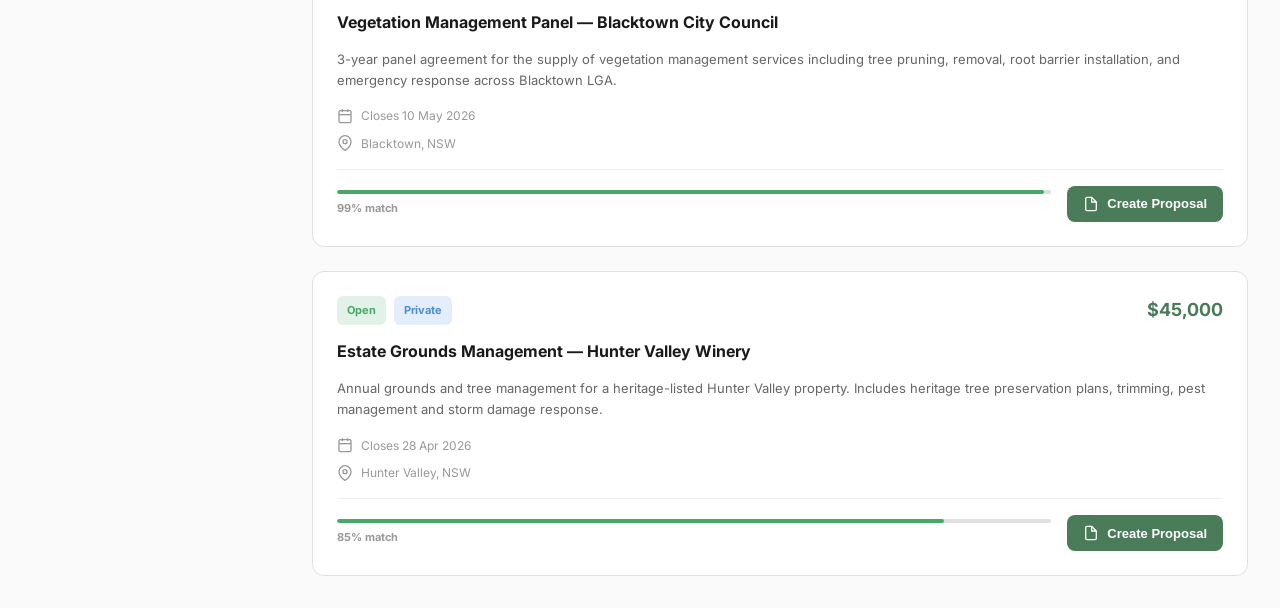
<file: tenders.html>
<!DOCTYPE html>
<html lang="en">
<head>
  <meta charset="UTF-8" />
  <meta name="viewport" content="width=device-width, initial-scale=1.0" />
  <title>Available Tenders — TenderTree</title>
  <link rel="stylesheet" href="styles.css" />
  <link rel="preconnect" href="https://fonts.googleapis.com" />
  <link href="https://fonts.googleapis.com/css2?family=Playfair+Display:wght@400;600;700&family=Inter:wght@300;400;500;600&display=swap" rel="stylesheet" />
</head>
<body>

  <aside class="sidebar" id="sidebar">
    <div class="sidebar-logo">
      <div class="logo-icon">
        <svg viewBox="0 0 40 40" fill="none" xmlns="http://www.w3.org/2000/svg">
          <path d="M20 4 C14 4 8 10 9 17 C7 17 5 19 6 22 C4 22 3 24 5 26 L15 26 L15 36 L25 36 L25 26 L35 26 C37 24 36 22 34 22 C35 19 33 17 31 17 C32 10 26 4 20 4Z" fill="#4a7c59" stroke="#2d5a3d" stroke-width="1"/>
        </svg>
      </div>
      <div>
        <span class="logo-title">TenderTree</span>
        <span class="logo-sub">The Tree Company</span>
      </div>
    </div>
    <nav class="sidebar-nav">
      <a href="index.html" class="nav-item"><svg viewBox="0 0 24 24" fill="none" stroke="currentColor" stroke-width="2"><rect x="3" y="3" width="7" height="7"/><rect x="14" y="3" width="7" height="7"/><rect x="14" y="14" width="7" height="7"/><rect x="3" y="14" width="7" height="7"/></svg>Dashboard</a>
      <a href="tenders.html" class="nav-item active"><svg viewBox="0 0 24 24" fill="none" stroke="currentColor" stroke-width="2"><path d="M14 2H6a2 2 0 0 0-2 2v16a2 2 0 0 0 2 2h12a2 2 0 0 0 2-2V8z"/><polyline points="14,2 14,8 20,8"/><line x1="16" y1="13" x2="8" y2="13"/><line x1="16" y1="17" x2="8" y2="17"/><polyline points="10,9 9,9 8,9"/></svg>Available Tenders</a>
      <a href="proposals.html" class="nav-item"><svg viewBox="0 0 24 24" fill="none" stroke="currentColor" stroke-width="2"><path d="M11 4H4a2 2 0 0 0-2 2v14a2 2 0 0 0 2 2h14a2 2 0 0 0 2-2v-7"/><path d="M18.5 2.5a2.121 2.121 0 0 1 3 3L12 15l-4 1 1-4 9.5-9.5z"/></svg>My Proposals</a>
      <a href="templates.html" class="nav-item"><svg viewBox="0 0 24 24" fill="none" stroke="currentColor" stroke-width="2"><rect x="3" y="3" width="18" height="18" rx="2" ry="2"/><line x1="3" y1="9" x2="21" y2="9"/><line x1="9" y1="21" x2="9" y2="9"/></svg>Templates</a>
    </nav>
    <div class="sidebar-footer">
      <div class="user-pill">
        <div class="user-avatar">TC</div>
        <div class="user-info">
          <span class="user-name">The Tree Company</span>
          <span class="user-role">Administrator</span>
        </div>
      </div>
    </div>
  </aside>

  <main class="main-content">
    <header class="topbar">
      <div class="topbar-left">
        <h1 class="page-title">Available Tenders</h1>
        <span class="page-subtitle">Live opportunities matched to your services</span>
      </div>
      <div class="topbar-right">
        <div class="search-bar">
          <svg viewBox="0 0 24 24" fill="none" stroke="currentColor" stroke-width="2"><circle cx="11" cy="11" r="8"/><line x1="21" y1="21" x2="16.65" y2="16.65"/></svg>
          <input type="text" id="tenderSearch" placeholder="Search tenders…" oninput="filterTenders()" />
        </div>
      </div>
    </header>

    <!-- FILTERS -->
    <section class="filter-bar">
      <button class="filter-chip active" onclick="setFilter('all', this)">All Tenders <span class="chip-count">24</span></button>
      <button class="filter-chip" onclick="setFilter('government', this)">Government <span class="chip-count">14</span></button>
      <button class="filter-chip" onclick="setFilter('private', this)">Private <span class="chip-count">7</span></button>
      <button class="filter-chip" onclick="setFilter('council', this)">Council <span class="chip-count">3</span></button>
      <div class="filter-divider"></div>
      <select class="filter-select" onchange="sortTenders(this.value)">
        <option value="closing">Closing Soon</option>
        <option value="value-high">Highest Value</option>
        <option value="value-low">Lowest Value</option>
        <option value="newest">Newest</option>
      </select>
    </section>

    <!-- TENDER CARDS GRID -->
    <div class="tender-grid" id="tenderGrid">

      <div class="tender-card" data-category="government" data-value="120000">
        <div class="tc-header">
          <div class="tc-badges">
            <span class="badge urgent">Urgent</span>
            <span class="badge govt">NSW Gov</span>
          </div>
          <div class="tc-value">$120,000</div>
        </div>
        <h3 class="tc-title">Council Parks Maintenance — North Sydney LGA</h3>
        <p class="tc-desc">Ongoing maintenance and management of council-owned trees across the North Sydney local government area. Includes risk assessment, pruning, hazard removal and reporting.</p>
        <div class="tc-meta">
          <span><svg viewBox="0 0 24 24" fill="none" stroke="currentColor" stroke-width="2"><rect x="3" y="4" width="18" height="18" rx="2" ry="2"/><line x1="16" y1="2" x2="16" y2="6"/><line x1="8" y1="2" x2="8" y2="6"/><line x1="3" y1="10" x2="21" y2="10"/></svg> Closes 4 Apr 2026</span>
          <span><svg viewBox="0 0 24 24" fill="none" stroke="currentColor" stroke-width="2"><path d="M21 10c0 7-9 13-9 13s-9-6-9-13a9 9 0 0 1 18 0z"/><circle cx="12" cy="10" r="3"/></svg> North Sydney, NSW</span>
        </div>
        <div class="tc-footer">
          <div class="tc-match">
            <div class="match-bar"><div class="match-fill" style="width:94%"></div></div>
            <span>94% match</span>
          </div>
          <button class="btn-generate" onclick="window.location.href='generate.html?id=1'">
            <svg viewBox="0 0 24 24" fill="none" stroke="currentColor" stroke-width="2"><path d="M13 2H6a2 2 0 0 0-2 2v16a2 2 0 0 0 2 2h12a2 2 0 0 0 2-2V9z"/><polyline points="13,2 13,9 20,9"/></svg>
            Create Proposal
          </button>
        </div>
      </div>

      <div class="tender-card" data-category="government" data-value="85000">
        <div class="tc-header">
          <div class="tc-badges">
            <span class="badge open">Open</span>
            <span class="badge govt">VIC Gov</span>
          </div>
          <div class="tc-value">$85,000</div>
        </div>
        <h3 class="tc-title">Urban Tree Canopy Program — City of Melbourne</h3>
        <p class="tc-desc">Expansion and maintenance of Melbourne's urban tree canopy. Services include tree planting, establishment care, soil health management and annual inspection reporting.</p>
        <div class="tc-meta">
          <span><svg viewBox="0 0 24 24" fill="none" stroke="currentColor" stroke-width="2"><rect x="3" y="4" width="18" height="18" rx="2" ry="2"/><line x1="16" y1="2" x2="16" y2="6"/><line x1="8" y1="2" x2="8" y2="6"/><line x1="3" y1="10" x2="21" y2="10"/></svg> Closes 15 Apr 2026</span>
          <span><svg viewBox="0 0 24 24" fill="none" stroke="currentColor" stroke-width="2"><path d="M21 10c0 7-9 13-9 13s-9-6-9-13a9 9 0 0 1 18 0z"/><circle cx="12" cy="10" r="3"/></svg> Melbourne, VIC</span>
        </div>
        <div class="tc-footer">
          <div class="tc-match">
            <div class="match-bar"><div class="match-fill" style="width:88%"></div></div>
            <span>88% match</span>
          </div>
          <button class="btn-generate" onclick="window.location.href='generate.html?id=2'">
            <svg viewBox="0 0 24 24" fill="none" stroke="currentColor" stroke-width="2"><path d="M13 2H6a2 2 0 0 0-2 2v16a2 2 0 0 0 2 2h12a2 2 0 0 0 2-2V9z"/><polyline points="13,2 13,9 20,9"/></svg>
            Create Proposal
          </button>
        </div>
      </div>

      <div class="tender-card" data-category="private" data-value="34500">
        <div class="tc-header">
          <div class="tc-badges">
            <span class="badge open">Open</span>
            <span class="badge private">Private</span>
          </div>
          <div class="tc-value">$34,500</div>
        </div>
        <h3 class="tc-title">Hazardous Tree Removal — Strata Corp QLD</h3>
        <p class="tc-desc">Emergency removal of 12 identified hazardous trees across a residential strata complex in Brisbane. ISA-certified arborist reports and WorkCover compliance required.</p>
        <div class="tc-meta">
          <span><svg viewBox="0 0 24 24" fill="none" stroke="currentColor" stroke-width="2"><rect x="3" y="4" width="18" height="18" rx="2" ry="2"/><line x1="16" y1="2" x2="16" y2="6"/><line x1="8" y1="2" x2="8" y2="6"/><line x1="3" y1="10" x2="21" y2="10"/></svg> Closes 22 Apr 2026</span>
          <span><svg viewBox="0 0 24 24" fill="none" stroke="currentColor" stroke-width="2"><path d="M21 10c0 7-9 13-9 13s-9-6-9-13a9 9 0 0 1 18 0z"/><circle cx="12" cy="10" r="3"/></svg> Brisbane, QLD</span>
        </div>
        <div class="tc-footer">
          <div class="tc-match">
            <div class="match-bar"><div class="match-fill" style="width:97%"></div></div>
            <span>97% match</span>
          </div>
          <button class="btn-generate" onclick="window.location.href='generate.html?id=3'">
            <svg viewBox="0 0 24 24" fill="none" stroke="currentColor" stroke-width="2"><path d="M13 2H6a2 2 0 0 0-2 2v16a2 2 0 0 0 2 2h12a2 2 0 0 0 2-2V9z"/><polyline points="13,2 13,9 20,9"/></svg>
            Create Proposal
          </button>
        </div>
      </div>

      <div class="tender-card" data-category="government" data-value="58000">
        <div class="tc-header">
          <div class="tc-badges">
            <span class="badge closing">Closing Soon</span>
            <span class="badge govt">NSW Gov</span>
          </div>
          <div class="tc-value">$58,000</div>
        </div>
        <h3 class="tc-title">Arborist Consultation Services — Roads NSW</h3>
        <p class="tc-desc">Provision of ISA-certified arborist services for road corridor tree assessments, development application reviews, and expert witness reporting across the greater Sydney region.</p>
        <div class="tc-meta">
          <span><svg viewBox="0 0 24 24" fill="none" stroke="currentColor" stroke-width="2"><rect x="3" y="4" width="18" height="18" rx="2" ry="2"/><line x1="16" y1="2" x2="16" y2="6"/><line x1="8" y1="2" x2="8" y2="6"/><line x1="3" y1="10" x2="21" y2="10"/></svg> Closes 30 Mar 2026</span>
          <span><svg viewBox="0 0 24 24" fill="none" stroke="currentColor" stroke-width="2"><path d="M21 10c0 7-9 13-9 13s-9-6-9-13a9 9 0 0 1 18 0z"/><circle cx="12" cy="10" r="3"/></svg> Sydney, NSW</span>
        </div>
        <div class="tc-footer">
          <div class="tc-match">
            <div class="match-bar"><div class="match-fill" style="width:91%"></div></div>
            <span>91% match</span>
          </div>
          <button class="btn-generate" onclick="window.location.href='generate.html?id=4'">
            <svg viewBox="0 0 24 24" fill="none" stroke="currentColor" stroke-width="2"><path d="M13 2H6a2 2 0 0 0-2 2v16a2 2 0 0 0 2 2h12a2 2 0 0 0 2-2V9z"/><polyline points="13,2 13,9 20,9"/></svg>
            Create Proposal
          </button>
        </div>
      </div>

      <div class="tender-card" data-category="council" data-value="210000">
        <div class="tc-header">
          <div class="tc-badges">
            <span class="badge open">Open</span>
            <span class="badge council">Council</span>
          </div>
          <div class="tc-value">$210,000</div>
        </div>
        <h3 class="tc-title">Vegetation Management Panel — Blacktown City Council</h3>
        <p class="tc-desc">3-year panel agreement for the supply of vegetation management services including tree pruning, removal, root barrier installation, and emergency response across Blacktown LGA.</p>
        <div class="tc-meta">
          <span><svg viewBox="0 0 24 24" fill="none" stroke="currentColor" stroke-width="2"><rect x="3" y="4" width="18" height="18" rx="2" ry="2"/><line x1="16" y1="2" x2="16" y2="6"/><line x1="8" y1="2" x2="8" y2="6"/><line x1="3" y1="10" x2="21" y2="10"/></svg> Closes 10 May 2026</span>
          <span><svg viewBox="0 0 24 24" fill="none" stroke="currentColor" stroke-width="2"><path d="M21 10c0 7-9 13-9 13s-9-6-9-13a9 9 0 0 1 18 0z"/><circle cx="12" cy="10" r="3"/></svg> Blacktown, NSW</span>
        </div>
        <div class="tc-footer">
          <div class="tc-match">
            <div class="match-bar"><div class="match-fill" style="width:99%"></div></div>
            <span>99% match</span>
          </div>
          <button class="btn-generate" onclick="window.location.href='generate.html?id=5'">
            <svg viewBox="0 0 24 24" fill="none" stroke="currentColor" stroke-width="2"><path d="M13 2H6a2 2 0 0 0-2 2v16a2 2 0 0 0 2 2h12a2 2 0 0 0 2-2V9z"/><polyline points="13,2 13,9 20,9"/></svg>
            Create Proposal
          </button>
        </div>
      </div>

      <div class="tender-card" data-category="private" data-value="45000">
        <div class="tc-header">
          <div class="tc-badges">
            <span class="badge open">Open</span>
            <span class="badge private">Private</span>
          </div>
          <div class="tc-value">$45,000</div>
        </div>
        <h3 class="tc-title">Estate Grounds Management — Hunter Valley Winery</h3>
        <p class="tc-desc">Annual grounds and tree management for a heritage-listed Hunter Valley property. Includes heritage tree preservation plans, trimming, pest management and storm damage response.</p>
        <div class="tc-meta">
          <span><svg viewBox="0 0 24 24" fill="none" stroke="currentColor" stroke-width="2"><rect x="3" y="4" width="18" height="18" rx="2" ry="2"/><line x1="16" y1="2" x2="16" y2="6"/><line x1="8" y1="2" x2="8" y2="6"/><line x1="3" y1="10" x2="21" y2="10"/></svg> Closes 28 Apr 2026</span>
          <span><svg viewBox="0 0 24 24" fill="none" stroke="currentColor" stroke-width="2"><path d="M21 10c0 7-9 13-9 13s-9-6-9-13a9 9 0 0 1 18 0z"/><circle cx="12" cy="10" r="3"/></svg> Hunter Valley, NSW</span>
        </div>
        <div class="tc-footer">
          <div class="tc-match">
            <div class="match-bar"><div class="match-fill" style="width:85%"></div></div>
            <span>85% match</span>
          </div>
          <button class="btn-generate" onclick="window.location.href='generate.html?id=6'">
            <svg viewBox="0 0 24 24" fill="none" stroke="currentColor" stroke-width="2"><path d="M13 2H6a2 2 0 0 0-2 2v16a2 2 0 0 0 2 2h12a2 2 0 0 0 2-2V9z"/><polyline points="13,2 13,9 20,9"/></svg>
            Create Proposal
          </button>
        </div>
      </div>

    </div>
  </main>

  <script src="app.js"></script>
</body>
</html>
</file>
<file: styles.css>
* {
  margin: 0;
  padding: 0;
  box-sizing: border-box;
}

:root {
  --primary: #4a7c59;
  --primary-dark: #2d5a3d;
  --primary-light: #6a9d73;
  --secondary: #b8860b;
  --accent: #d4a574;
  --success: #48a868;
  --warning: #e8a735;
  --danger: #d84c4c;
  --info: #4a8dd9;
  --bg: #fafafa;
  --bg-light: #ffffff;
  --text: #1a1a1a;
  --text-secondary: #666;
  --text-muted: #999;
  --border: #e0e0e0;
  --border-light: #f0f0f0;
}

body {
  font-family: 'Inter', -apple-system, BlinkMacSystemFont, 'Segoe UI', sans-serif;
  background: var(--bg);
  color: var(--text);
  line-height: 1.6;
  display: flex;
}

/* SIDEBAR */
.sidebar {
  width: 280px;
  background: var(--bg-light);
  border-right: 1px solid var(--border);
  padding: 24px;
  position: fixed;
  height: 100vh;
  overflow-y: auto;
  display: flex;
  flex-direction: column;
}

.sidebar-logo {
  display: flex;
  align-items: center;
  gap: 12px;
  margin-bottom: 32px;
  cursor: pointer;
}

.logo-icon {
  width: 40px;
  height: 40px;
  display: flex;
  align-items: center;
  justify-content: center;
}

.logo-icon svg {
  width: 100%;
  height: 100%;
}

.logo-title {
  font-weight: 700;
  font-size: 16px;
  display: block;
  color: var(--primary);
  font-family: 'Playfair Display', serif;
}

.logo-sub {
  font-size: 11px;
  color: var(--text-muted);
  display: block;
}

.sidebar-nav {
  flex: 1;
  display: flex;
  flex-direction: column;
  gap: 8px;
}

.nav-item {
  display: flex;
  align-items: center;
  gap: 12px;
  padding: 12px 16px;
  border-radius: 8px;
  color: var(--text-secondary);
  text-decoration: none;
  transition: all 0.2s;
  font-size: 14px;
  font-weight: 500;
}

.nav-item svg {
  width: 20px;
  height: 20px;
}

.nav-item:hover {
  background: var(--bg);
  color: var(--text);
}

.nav-item.active {
  background: var(--primary);
  color: white;
}

.sidebar-footer {
  border-top: 1px solid var(--border);
  padding-top: 16px;
}

.user-pill {
  display: flex;
  align-items: center;
  gap: 12px;
  padding: 12px;
  background: var(--bg);
  border-radius: 8px;
}

.user-avatar {
  width: 40px;
  height: 40px;
  border-radius: 8px;
  background: var(--primary);
  color: white;
  display: flex;
  align-items: center;
  justify-content: center;
  font-weight: 700;
  font-size: 12px;
}

.user-info {
  flex: 1;
  display: flex;
  flex-direction: column;
}

.user-name {
  font-size: 13px;
  font-weight: 600;
  display: block;
}

.user-role {
  font-size: 11px;
  color: var(--text-muted);
  display: block;
}

/* MAIN CONTENT */
.main-content {
  margin-left: 280px;
  flex: 1;
  background: var(--bg);
  min-height: 100vh;
}

.topbar {
  background: var(--bg-light);
  border-bottom: 1px solid var(--border);
  padding: 24px 32px;
  display: flex;
  justify-content: space-between;
  align-items: center;
  position: sticky;
  top: 0;
  z-index: 10;
}

.topbar-left h1 {
  font-size: 24px;
  font-weight: 600;
  margin-bottom: 4px;
  font-family: 'Playfair Display', serif;
}

.page-subtitle {
  font-size: 13px;
  color: var(--text-muted);
}

.topbar-right {
  display: flex;
  align-items: center;
  gap: 16px;
}

.search-bar {
  display: flex;
  align-items: center;
  gap: 8px;
  background: var(--bg);
  border: 1px solid var(--border);
  padding: 10px 14px;
  border-radius: 8px;
  width: 260px;
}

.search-bar svg {
  width: 18px;
  height: 18px;
  color: var(--text-muted);
  flex-shrink: 0;
}

.search-bar input {
  border: none;
  background: transparent;
  flex: 1;
  font-size: 13px;
  color: var(--text);
  outline: none;
}

.search-bar input::placeholder {
  color: var(--text-muted);
}

/* BUTTONS */
.btn-primary {
  display: inline-flex;
  align-items: center;
  gap: 8px;
  padding: 10px 16px;
  background: var(--primary);
  color: white;
  border: none;
  border-radius: 8px;
  font-size: 13px;
  font-weight: 600;
  cursor: pointer;
  transition: all 0.2s;
}

.btn-primary:hover {
  background: var(--primary-dark);
  transform: translateY(-1px);
  box-shadow: 0 4px 12px rgba(74, 124, 89, 0.15);
}

.btn-primary svg {
  width: 16px;
  height: 16px;
}

.btn-outline {
  display: inline-flex;
  align-items: center;
  gap: 8px;
  padding: 10px 16px;
  background: transparent;
  color: var(--text);
  border: 1px solid var(--border);
  border-radius: 8px;
  font-size: 13px;
  font-weight: 600;
  cursor: pointer;
  transition: all 0.2s;
}

.btn-outline:hover {
  background: var(--bg);
  border-color: var(--text);
}

.btn-full {
  width: 100%;
}

.btn-hero {
  display: inline-flex;
  align-items: center;
  gap: 8px;
  padding: 14px 28px;
  background: var(--primary);
  color: white;
  border: none;
  border-radius: 10px;
  font-size: 15px;
  font-weight: 600;
  cursor: pointer;
  transition: all 0.3s;
}

.btn-hero:hover {
  background: var(--primary-dark);
  transform: translateY(-2px);
  box-shadow: 0 8px 20px rgba(74, 124, 89, 0.25);
}

.btn-sm {
  padding: 8px 12px;
  font-size: 12px;
  background: var(--primary);
  color: white;
  border: none;
  border-radius: 6px;
  cursor: pointer;
  font-weight: 500;
  transition: all 0.2s;
}

.btn-sm:hover {
  background: var(--primary-dark);
}

.btn-generate {
  display: inline-flex;
  align-items: center;
  gap: 8px;
  padding: 10px 16px;
  background: var(--primary);
  color: white;
  border: none;
  border-radius: 8px;
  font-size: 13px;
  font-weight: 600;
  cursor: pointer;
  transition: all 0.2s;
}

.btn-generate:hover {
  background: var(--primary-dark);
}

.btn-generate svg {
  width: 16px;
  height: 16px;
}

.btn-submit-sm {
  padding: 6px 12px;
  background: var(--primary);
  color: white;
  border: none;
  border-radius: 6px;
  font-size: 12px;
  font-weight: 600;
  cursor: pointer;
  transition: all 0.2s;
}

.btn-submit-sm:hover {
  background: var(--primary-dark);
}

.btn-sm-t {
  padding: 8px 14px;
  font-size: 12px;
  border: none;
  border-radius: 6px;
  cursor: pointer;
  font-weight: 600;
  transition: all 0.2s;
}

.btn-sm-t:hover {
  transform: translateY(-1px);
}

.back-link {
  display: inline-flex;
  align-items: center;
  gap: 6px;
  color: var(--primary);
  text-decoration: none;
  font-size: 13px;
  font-weight: 500;
  margin-bottom: 8px;
  cursor: pointer;
}

.back-link:hover {
  text-decoration: underline;
}

/* HERO BANNER */
.hero-banner {
  display: grid;
  grid-template-columns: 1fr 1fr;
  gap: 48px;
  align-items: center;
  padding: 48px 32px;
  background: linear-gradient(135deg, rgba(74, 124, 89, 0.05) 0%, rgba(212, 165, 116, 0.03) 100%);
}

.hero-content h2 {
  font-family: 'Playfair Display', serif;
  font-size: 42px;
  font-weight: 700;
  margin-bottom: 16px;
  line-height: 1.2;
}

.hero-content h2 em {
  color: var(--primary);
  font-style: italic;
  font-weight: 400;
}

.hero-content p {
  font-size: 16px;
  color: var(--text-secondary);
  margin-bottom: 24px;
  line-height: 1.8;
}

.hero-visual {
  display: flex;
  align-items: center;
  justify-content: center;
  gap: 24px;
}

.hero-tree {
  width: 180px;
  height: 220px;
}

.hero-tree svg {
  width: 100%;
  height: 100%;
  filter: drop-shadow(0 8px 16px rgba(74, 124, 89, 0.15));
}

.hero-stats {
  display: flex;
  flex-direction: column;
  gap: 16px;
}

.stat-pill {
  background: var(--bg-light);
  padding: 16px 20px;
  border-radius: 8px;
  border-left: 4px solid var(--primary);
  box-shadow: 0 2px 8px rgba(0, 0, 0, 0.04);
}

.stat-number {
  display: block;
  font-size: 24px;
  font-weight: 700;
  color: var(--primary);
}

.stat-label {
  display: block;
  font-size: 13px;
  color: var(--text-muted);
  margin-top: 4px;
}

/* STATS ROW */
.stats-row {
  display: grid;
  grid-template-columns: repeat(4, 1fr);
  gap: 20px;
  padding: 32px;
}

.stat-card {
  background: var(--bg-light);
  padding: 24px;
  border-radius: 12px;
  border: 1px solid var(--border);
  display: flex;
  gap: 16px;
  align-items: flex-start;
}

.stat-icon {
  width: 48px;
  height: 48px;
  border-radius: 8px;
  display: flex;
  align-items: center;
  justify-content: center;
  flex-shrink: 0;
  color: white;
}

.stat-icon.green {
  background: rgba(72, 168, 104, 0.1);
  color: var(--success);
}

.stat-icon.amber {
  background: rgba(232, 167, 53, 0.1);
  color: var(--warning);
}

.stat-icon.blue {
  background: rgba(74, 141, 217, 0.1);
  color: var(--info);
}

.stat-icon.gold {
  background: rgba(184, 134, 11, 0.1);
  color: var(--secondary);
}

.stat-icon svg {
  width: 24px;
  height: 24px;
}

.stat-body {
  flex: 1;
}

.stat-val {
  display: block;
  font-size: 24px;
  font-weight: 700;
  color: var(--text);
}

.stat-lbl {
  display: block;
  font-size: 13px;
  color: var(--text-muted);
  margin-top: 4px;
}

.stat-trend {
  font-size: 12px;
  color: var(--success);
  font-weight: 600;
}

.stat-trend.up::before {
  content: '↑ ';
}

/* CONTENT GRID */
.content-grid {
  display: grid;
  grid-template-columns: 2fr 1fr;
  gap: 24px;
  padding: 0 32px 32px;
}

/* CARDS */
.card {
  background: var(--bg-light);
  border: 1px solid var(--border);
  border-radius: 12px;
  padding: 24px;
  box-shadow: 0 2px 8px rgba(0, 0, 0, 0.04);
  transition: all 0.2s;
}

.card:hover {
  border-color: var(--primary);
  box-shadow: 0 4px 16px rgba(74, 124, 89, 0.08);
}

.card h3 {
  font-size: 18px;
  font-weight: 700;
  margin-bottom: 12px;
  font-family: 'Playfair Display', serif;
}

.card-header {
  display: flex;
  justify-content: space-between;
  align-items: center;
  margin-bottom: 20px;
}

.card-link {
  color: var(--primary);
  text-decoration: none;
  font-size: 13px;
  font-weight: 600;
  transition: all 0.2s;
}

.card-link:hover {
  gap: 4px;
}

/* TENDER LIST */
.tender-list {
  display: flex;
  flex-direction: column;
  gap: 12px;
}

.tender-row {
  display: flex;
  align-items: center;
  gap: 16px;
  padding: 16px;
  background: var(--bg);
  border-radius: 8px;
  cursor: pointer;
  transition: all 0.2s;
  border: 1px solid transparent;
}

.tender-row:hover {
  background: rgba(74, 124, 89, 0.04);
  border-color: var(--primary);
}

.tender-badge {
  padding: 4px 8px;
  border-radius: 4px;
  font-size: 11px;
  font-weight: 700;
  white-space: nowrap;
}

.tender-badge.urgent {
  background: rgba(216, 76, 76, 0.1);
  color: var(--danger);
}

.tender-badge.open {
  background: rgba(72, 168, 104, 0.1);
  color: var(--success);
}

.tender-badge.closing {
  background: rgba(232, 167, 53, 0.1);
  color: var(--warning);
}

.tender-info {
  flex: 1;
  display: flex;
  flex-direction: column;
  gap: 4px;
}

.tender-title {
  font-size: 14px;
  font-weight: 600;
  display: block;
}

.tender-meta {
  font-size: 12px;
  color: var(--text-muted);
  display: block;
}

.tender-value {
  font-size: 14px;
  font-weight: 700;
  color: var(--primary);
  min-width: 100px;
  text-align: right;
}

/* ACTIVITY FEED */
.activity-list {
  display: flex;
  flex-direction: column;
  gap: 16px;
}

.activity-item {
  display: flex;
  gap: 12px;
  align-items: flex-start;
}

.activity-dot {
  width: 8px;
  height: 8px;
  border-radius: 50%;
  margin-top: 6px;
  flex-shrink: 0;
}

.activity-dot.green {
  background: var(--success);
}

.activity-dot.amber {
  background: var(--warning);
}

.activity-dot.blue {
  background: var(--info);
}

.activity-dot.gold {
  background: var(--secondary);
}

.activity-body {
  display: flex;
  flex-direction: column;
  gap: 2px;
}

.activity-body span:first-child {
  font-size: 13px;
  color: var(--text);
}

.activity-time {
  font-size: 12px;
  color: var(--text-muted);
}

/* QUICK ACTIONS */
.quick-actions {
  padding: 0 32px 32px;
}

.quick-actions h3 {
  font-size: 18px;
  font-weight: 700;
  margin-bottom: 16px;
  font-family: 'Playfair Display', serif;
}

.actions-grid {
  display: grid;
  grid-template-columns: repeat(4, 1fr);
  gap: 20px;
}

.action-card {
  background: var(--bg-light);
  border: 1px solid var(--border);
  border-radius: 12px;
  padding: 24px;
  text-decoration: none;
  display: flex;
  flex-direction: column;
  gap: 16px;
  transition: all 0.3s;
}

.action-card:hover {
  border-color: var(--primary);
  transform: translateY(-4px);
  box-shadow: 0 12px 24px rgba(74, 124, 89, 0.12);
}

.action-card svg {
  width: 32px;
  height: 32px;
  color: var(--primary);
}

.action-card span {
  font-size: 15px;
  font-weight: 700;
  color: var(--text);
  display: block;
}

.action-card p {
  font-size: 12px;
  color: var(--text-muted);
  line-height: 1.5;
  margin: 0;
}

/* TENDERS PAGE */
.filter-bar {
  display: flex;
  align-items: center;
  gap: 12px;
  padding: 20px 32px;
  background: var(--bg-light);
  border-bottom: 1px solid var(--border);
  overflow-x: auto;
}

.filter-chip {
  display: inline-flex;
  align-items: center;
  gap: 8px;
  padding: 8px 14px;
  background: var(--bg);
  border: 1px solid var(--border);
  border-radius: 20px;
  font-size: 12px;
  font-weight: 600;
  cursor: pointer;
  transition: all 0.2s;
  white-space: nowrap;
}

.filter-chip:hover {
  border-color: var(--primary);
  color: var(--primary);
}

.filter-chip.active {
  background: var(--primary);
  color: white;
  border-color: var(--primary);
}

.chip-count {
  background: rgba(0, 0, 0, 0.1);
  padding: 2px 6px;
  border-radius: 10px;
  font-size: 11px;
}

.filter-chip.active .chip-count {
  background: rgba(255, 255, 255, 0.2);
}

.filter-divider {
  width: 1px;
  height: 24px;
  background: var(--border);
  margin: 0 8px;
}

.filter-select {
  padding: 8px 12px;
  border: 1px solid var(--border);
  border-radius: 6px;
  background: var(--bg);
  font-size: 12px;
  cursor: pointer;
  font-weight: 500;
}

.tender-grid {
  display: grid;
  grid-template-columns: repeat(2, 1fr);
  gap: 24px;
  padding: 32px;
}

.tender-card {
  background: var(--bg-light);
  border: 1px solid var(--border);
  border-radius: 12px;
  padding: 24px;
  display: flex;
  flex-direction: column;
  gap: 16px;
  transition: all 0.3s;
}

.tender-card:hover {
  border-color: var(--primary);
  transform: translateY(-4px);
  box-shadow: 0 12px 32px rgba(74, 124, 89, 0.12);
}

.tc-header {
  display: flex;
  justify-content: space-between;
  align-items: flex-start;
}

.tc-badges {
  display: flex;
  gap: 8px;
  flex-wrap: wrap;
}

.badge {
  padding: 6px 10px;
  border-radius: 6px;
  font-size: 11px;
  font-weight: 700;
  white-space: nowrap;
}

.badge.urgent {
  background: rgba(216, 76, 76, 0.15);
  color: var(--danger);
}

.badge.open {
  background: rgba(72, 168, 104, 0.15);
  color: var(--success);
}

.badge.closing {
  background: rgba(232, 167, 53, 0.15);
  color: var(--warning);
}

.badge.govt {
  background: rgba(74, 124, 89, 0.15);
  color: var(--primary);
}

.badge.private {
  background: rgba(74, 141, 217, 0.15);
  color: var(--info);
}

.badge.council {
  background: rgba(184, 134, 11, 0.15);
  color: var(--secondary);
}

.tc-value {
  font-size: 18px;
  font-weight: 700;
  color: var(--primary);
}

.tc-title {
  font-size: 16px;
  font-weight: 700;
  color: var(--text);
  line-height: 1.3;
}

.tc-desc {
  font-size: 13px;
  color: var(--text-secondary);
  line-height: 1.6;
}

.tc-meta {
  display: flex;
  flex-direction: column;
  gap: 8px;
  font-size: 12px;
  color: var(--text-muted);
}

.tc-meta span {
  display: flex;
  align-items: center;
  gap: 8px;
}

.tc-meta svg {
  width: 16px;
  height: 16px;
}

.tc-footer {
  display: flex;
  justify-content: space-between;
  align-items: center;
  gap: 16px;
  padding-top: 16px;
  border-top: 1px solid var(--border-light);
}

.tc-match {
  flex: 1;
  display: flex;
  flex-direction: column;
  gap: 6px;
}

.match-bar {
  height: 4px;
  background: var(--border);
  border-radius: 2px;
  overflow: hidden;
}

.match-fill {
  height: 100%;
  background: var(--success);
  border-radius: 2px;
}

.tc-match span {
  font-size: 11px;
  font-weight: 700;
  color: var(--text-muted);
}

/* GENERATE PAGE */
.generate-layout {
  display: grid;
  grid-template-columns: 1fr 1fr;
  gap: 32px;
  padding: 32px;
}

.gen-left, .gen-right {
  display: flex;
  flex-direction: column;
  gap: 24px;
}

.gen-card {
  background: var(--bg-light);
  border: 1px solid var(--border);
  border-radius: 12px;
  padding: 24px;
}

.gen-card h3 {
  font-size: 16px;
  font-weight: 700;
  margin-bottom: 20px;
}

.form-group {
  display: flex;
  flex-direction: column;
  gap: 8px;
  margin-bottom: 16px;
}

.form-group:last-child {
  margin-bottom: 0;
}

.form-group label {
  font-size: 12px;
  font-weight: 700;
  color: var(--text);
  text-transform: uppercase;
  letter-spacing: 0.5px;
}

.form-input {
  padding: 10px 12px;
  border: 1px solid var(--border);
  border-radius: 6px;
  font-size: 13px;
  font-family: inherit;
  transition: all 0.2s;
}

.form-input:focus {
  outline: none;
  border-color: var(--primary);
  box-shadow: 0 0 0 3px rgba(74, 124, 89, 0.1);
}

.form-textarea {
  resize: vertical;
  min-height: 80px;
}

.form-select {
  cursor: pointer;
}

.form-row {
  display: grid;
  grid-template-columns: 1fr 1fr;
  gap: 16px;
  margin-bottom: 0;
}

.form-row .form-group {
  margin-bottom: 0;
}

.tone-pills {
  display: flex;
  gap: 8px;
}

.tone-pill {
  flex: 1;
  padding: 8px 12px;
  background: var(--bg);
  border: 1px solid var(--border);
  border-radius: 6px;
  font-size: 12px;
  font-weight: 600;
  cursor: pointer;
  transition: all 0.2s;
}

.tone-pill:hover {
  border-color: var(--primary);
  color: var(--primary);
}

.tone-pill.active {
  background: var(--primary);
  color: white;
  border-color: var(--primary);
}

.checkbox-group {
  display: flex;
  flex-direction: column;
  gap: 10px;
}

.checkbox-item {
  display: flex;
  align-items: center;
  gap: 8px;
  font-size: 13px;
  cursor: pointer;
}

.checkbox-item input {
  cursor: pointer;
}

/* PREVIEW */
.preview-card {
  background: var(--bg-light);
  border: 1px solid var(--border);
  border-radius: 12px;
  padding: 24px;
  display: flex;
  flex-direction: column;
  gap: 20px;
  position: sticky;
  top: 80px;
}

.preview-header {
  display: flex;
  justify-content: space-between;
  align-items: center;
}

.preview-header h3 {
  font-size: 16px;
  font-weight: 700;
}

.preview-actions {
  display: flex;
  gap: 8px;
}

.preview-empty,
.preview-generating {
  display: flex;
  flex-direction: column;
  align-items: center;
  justify-content: center;
  gap: 16px;
  padding: 48px 24px;
  text-align: center;
}

.preview-empty svg {
  width: 64px;
  height: 64px;
  color: var(--border);
}

.preview-empty p {
  font-size: 13px;
  color: var(--text-muted);
  line-height: 1.6;
}

.preview-empty strong {
  color: var(--text);
  font-weight: 600;
}

.gen-progress {
  display: flex;
  flex-direction: column;
  align-items: center;
  gap: 16px;
  padding: 24px;
}

.gen-spinner {
  width: 32px;
  height: 32px;
  border: 3px solid var(--border);
  border-top-color: var(--primary);
  border-radius: 50%;
  animation: spin 0.8s linear infinite;
}

@keyframes spin {
  to {
    transform: rotate(360deg);
  }
}

#genStatusText {
  font-size: 13px;
  color: var(--text-secondary);
}

.progress-bar {
  width: 100%;
  height: 4px;
  background: var(--border);
  border-radius: 2px;
  overflow: hidden;
}

.progress-fill {
  height: 100%;
  background: var(--primary);
  transition: width 0.3s;
}

.preview-doc {
  font-size: 12px;
  line-height: 1.8;
}

.doc-letterhead {
  display: flex;
  justify-content: space-between;
  align-items: flex-start;
  padding-bottom: 20px;
  border-bottom: 2px solid var(--primary);
  margin-bottom: 24px;
}

.doc-logo-area {
  display: flex;
  align-items: center;
  gap: 12px;
}

.doc-tree-icon {
  width: 40px;
  height: 50px;
}

.doc-tree-icon svg {
  width: 100%;
  height: 100%;
}

.doc-company-name {
  font-weight: 700;
  font-size: 14px;
  color: var(--primary);
}

.doc-company-sub {
  font-size: 10px;
  color: var(--text-muted);
}

.doc-meta-right {
  display: flex;
  flex-direction: column;
  gap: 4px;
  text-align: right;
  font-size: 11px;
  color: var(--text-muted);
}

.doc-body {
  padding: 0 0 24px 0;
}

.doc-title {
  font-size: 16px;
  font-weight: 700;
  margin-bottom: 8px;
  color: var(--text);
}

.doc-client {
  font-size: 12px;
  margin-bottom: 16px;
  color: var(--text-secondary);
}

.doc-section {
  margin-bottom: 20px;
}

.doc-section h4 {
  font-size: 13px;
  font-weight: 700;
  margin-bottom: 8px;
  color: var(--primary);
}

.doc-section p {
  font-size: 12px;
  margin-bottom: 8px;
  color: var(--text);
  line-height: 1.6;
}

.doc-section ul {
  font-size: 12px;
  margin-left: 16px;
  margin-bottom: 8px;
  color: var(--text);
}

.doc-section li {
  margin-bottom: 4px;
}

.cert-grid {
  display: grid;
  grid-template-columns: 1fr 1fr;
  gap: 8px;
}

.cert-item {
  background: var(--bg);
  padding: 8px 10px;
  border-radius: 4px;
  font-size: 11px;
  font-weight: 600;
  color: var(--primary);
  text-align: center;
}

.pricing-table {
  width: 100%;
  border-collapse: collapse;
  margin-top: 8px;
}

.pricing-table th,
.pricing-table td {
  padding: 8px;
  border-bottom: 1px solid var(--border);
  text-align: left;
  font-size: 11px;
}

.pricing-table th {
  background: var(--bg);
  font-weight: 700;
  color: var(--text);
}

.pricing-table td {
  color: var(--text);
}

.doc-footer-strip {
  display: flex;
  justify-content: space-between;
  padding-top: 16px;
  border-top: 1px solid var(--border);
  font-size: 10px;
  color: var(--text-muted);
}

/* PROPOSALS TABLE */
.proposals-table-card {
  margin: 32px;
}

.proposals-table {
  width: 100%;
  border-collapse: collapse;
}

.proposals-table th {
  text-align: left;
  padding: 12px 16px;
  font-size: 12px;
  font-weight: 700;
  text-transform: uppercase;
  letter-spacing: 0.5px;
  border-bottom: 2px solid var(--border);
  color: var(--text-secondary);
}

.proposals-table td {
  padding: 14px 16px;
  border-bottom: 1px solid var(--border-light);
  font-size: 13px;
}

.proposals-table tr:hover {
  background: var(--bg);
}

.prop-name {
  display: flex;
  flex-direction: column;
  gap: 4px;
}

.prop-title {
  font-weight: 700;
  display: block;
}

.prop-ref {
  font-size: 11px;
  color: var(--text-muted);
  display: block;
}

.prop-val {
  font-weight: 700;
  color: var(--primary);
}

.status-badge {
  display: inline-block;
  padding: 6px 10px;
  border-radius: 6px;
  font-size: 11px;
  font-weight: 700;
}

.status-badge.draft {
  background: rgba(232, 167, 53, 0.15);
  color: var(--warning);
}

.status-badge.review {
  background: rgba(74, 141, 217, 0.15);
  color: var(--info);
}

.status-badge.submitted {
  background: rgba(74, 124, 89, 0.15);
  color: var(--primary);
}

.status-badge.won {
  background: rgba(72, 168, 104, 0.15);
  color: var(--success);
}

.prop-actions {
  display: flex;
  align-items: center;
  gap: 8px;
}

.icon-btn {
  width: 32px;
  height: 32px;
  border-radius: 6px;
  border: 1px solid var(--border);
  background: transparent;
  display: flex;
  align-items: center;
  justify-content: center;
  cursor: pointer;
  transition: all 0.2s;
  color: var(--text-secondary);
}

.icon-btn:hover {
  background: var(--bg);
  border-color: var(--primary);
  color: var(--primary);
}

.icon-btn svg {
  width: 16px;
  height: 16px;
}

/* PIPELINE TABS */
.pipeline-tabs {
  display: flex;
  gap: 8px;
  padding: 20px 32px;
  background: var(--bg-light);
  border-bottom: 1px solid var(--border);
}

.p-tab {
  display: inline-flex;
  align-items: center;
  gap: 8px;
  padding: 8px 14px;
  background: transparent;
  border: 1px solid transparent;
  border-radius: 6px;
  font-size: 13px;
  font-weight: 600;
  cursor: pointer;
  transition: all 0.2s;
  color: var(--text-secondary);
}

.p-tab:hover {
  background: var(--bg);
  color: var(--text);
}

.p-tab.active {
  background: var(--primary);
  color: white;
  border-color: var(--primary);
}

.tab-count {
  background: rgba(0, 0, 0, 0.1);
  padding: 2px 6px;
  border-radius: 10px;
  font-size: 11px;
}

.p-tab.active .tab-count {
  background: rgba(255, 255, 255, 0.2);
}

/* TEMPLATES PAGE */
.template-profile-card {
  margin: 32px;
}

.tp-header {
  display: flex;
  justify-content: space-between;
  align-items: flex-start;
  margin-bottom: 24px;
}

.tp-header h3 {
  font-size: 18px;
  font-weight: 700;
}

.tp-sub {
  font-size: 13px;
  color: var(--text-secondary);
  margin-top: 4px;
}

.tp-fields {
  display: grid;
  grid-template-columns: repeat(3, 1fr);
  gap: 24px;
}

.tp-field {
  display: flex;
  flex-direction: column;
  gap: 6px;
}

.tp-label {
  font-size: 11px;
  font-weight: 700;
  text-transform: uppercase;
  letter-spacing: 0.5px;
  color: var(--text-secondary);
}

.tp-value {
  font-size: 13px;
  color: var(--text);
  font-weight: 500;
}

.section-heading {
  font-size: 18px;
  font-weight: 700;
  padding: 32px 32px 20px;
  font-family: 'Playfair Display', serif;
}

.templates-grid {
  display: grid;
  grid-template-columns: repeat(2, 1fr);
  gap: 24px;
  padding: 0 32px 32px;
}

.template-card {
  background: var(--bg-light);
  border: 1px solid var(--border);
  border-radius: 12px;
  padding: 24px;
  display: flex;
  flex-direction: column;
  gap: 16px;
  transition: all 0.3s;
}

.template-card:hover {
  border-color: var(--primary);
  transform: translateY(-4px);
  box-shadow: 0 8px 20px rgba(74, 124, 89, 0.12);
}

.tc-top {
  display: flex;
  gap: 16px;
}

.template-icon {
  width: 48px;
  height: 48px;
  border-radius: 8px;
  display: flex;
  align-items: center;
  justify-content: center;
  flex-shrink: 0;
}

.template-icon.govt-icon {
  background: rgba(74, 124, 89, 0.1);
  color: var(--primary);
}

.template-icon.state-icon {
  background: rgba(74, 141, 217, 0.1);
  color: var(--info);
}

.template-icon.private-icon {
  background: rgba(184, 134, 11, 0.1);
  color: var(--secondary);
}

.template-icon.emergency-icon {
  background: rgba(216, 76, 76, 0.1);
  color: var(--danger);
}

.template-icon svg {
  width: 24px;
  height: 24px;
}

.template-meta {
  flex: 1;
  display: flex;
  flex-direction: column;
  gap: 4px;
}

.template-name {
  font-size: 14px;
  font-weight: 700;
  display: block;
}

.template-desc {
  font-size: 12px;
  color: var(--text-muted);
  display: block;
}

.template-sections {
  display: flex;
  flex-wrap: wrap;
  gap: 8px;
}

.template-sections span {
  background: var(--bg);
  padding: 6px 10px;
  border-radius: 6px;
  font-size: 11px;
  font-weight: 500;
  color: var(--text-secondary);
}

.template-footer {
  display: flex;
  justify-content: space-between;
  align-items: center;
  padding-top: 16px;
  border-top: 1px solid var(--border);
}

.template-uses {
  font-size: 12px;
  color: var(--text-muted);
}

.template-footer div {
  display: flex;
  gap: 8px;
}

/* RESPONSIVE */
@media (max-width: 1400px) {
  .stats-row {
    grid-template-columns: repeat(2, 1fr);
  }
  .tender-grid {
    grid-template-columns: 1fr;
  }
  .templates-grid {
    grid-template-columns: 1fr;
  }
  .generate-layout {
    grid-template-columns: 1fr;
  }
  .preview-card {
    position: static;
  }
}

@media (max-width: 1024px) {
  .sidebar {
    width: 240px;
  }
  .main-content {
    margin-left: 240px;
  }
  .content-grid {
    grid-template-columns: 1fr;
  }
  .hero-banner {
    grid-template-columns: 1fr;
  }
  .actions-grid {
    grid-template-columns: repeat(2, 1fr);
  }
  .tp-fields {
    grid-template-columns: repeat(2, 1fr);
  }
}

@media (max-width: 768px) {
  .sidebar {
    width: 200px;
    padding: 16px;
  }
  .main-content {
    margin-left: 200px;
  }
  .topbar {
    padding: 16px;
    flex-direction: column;
    gap: 16px;
  }
  .topbar-right {
    width: 100%;
  }
  .search-bar {
    width: 100%;
  }
  .stats-row {
    grid-template-columns: 1fr;
  }
  .actions-grid {
    grid-template-columns: 1fr;
  }
}
</file>
